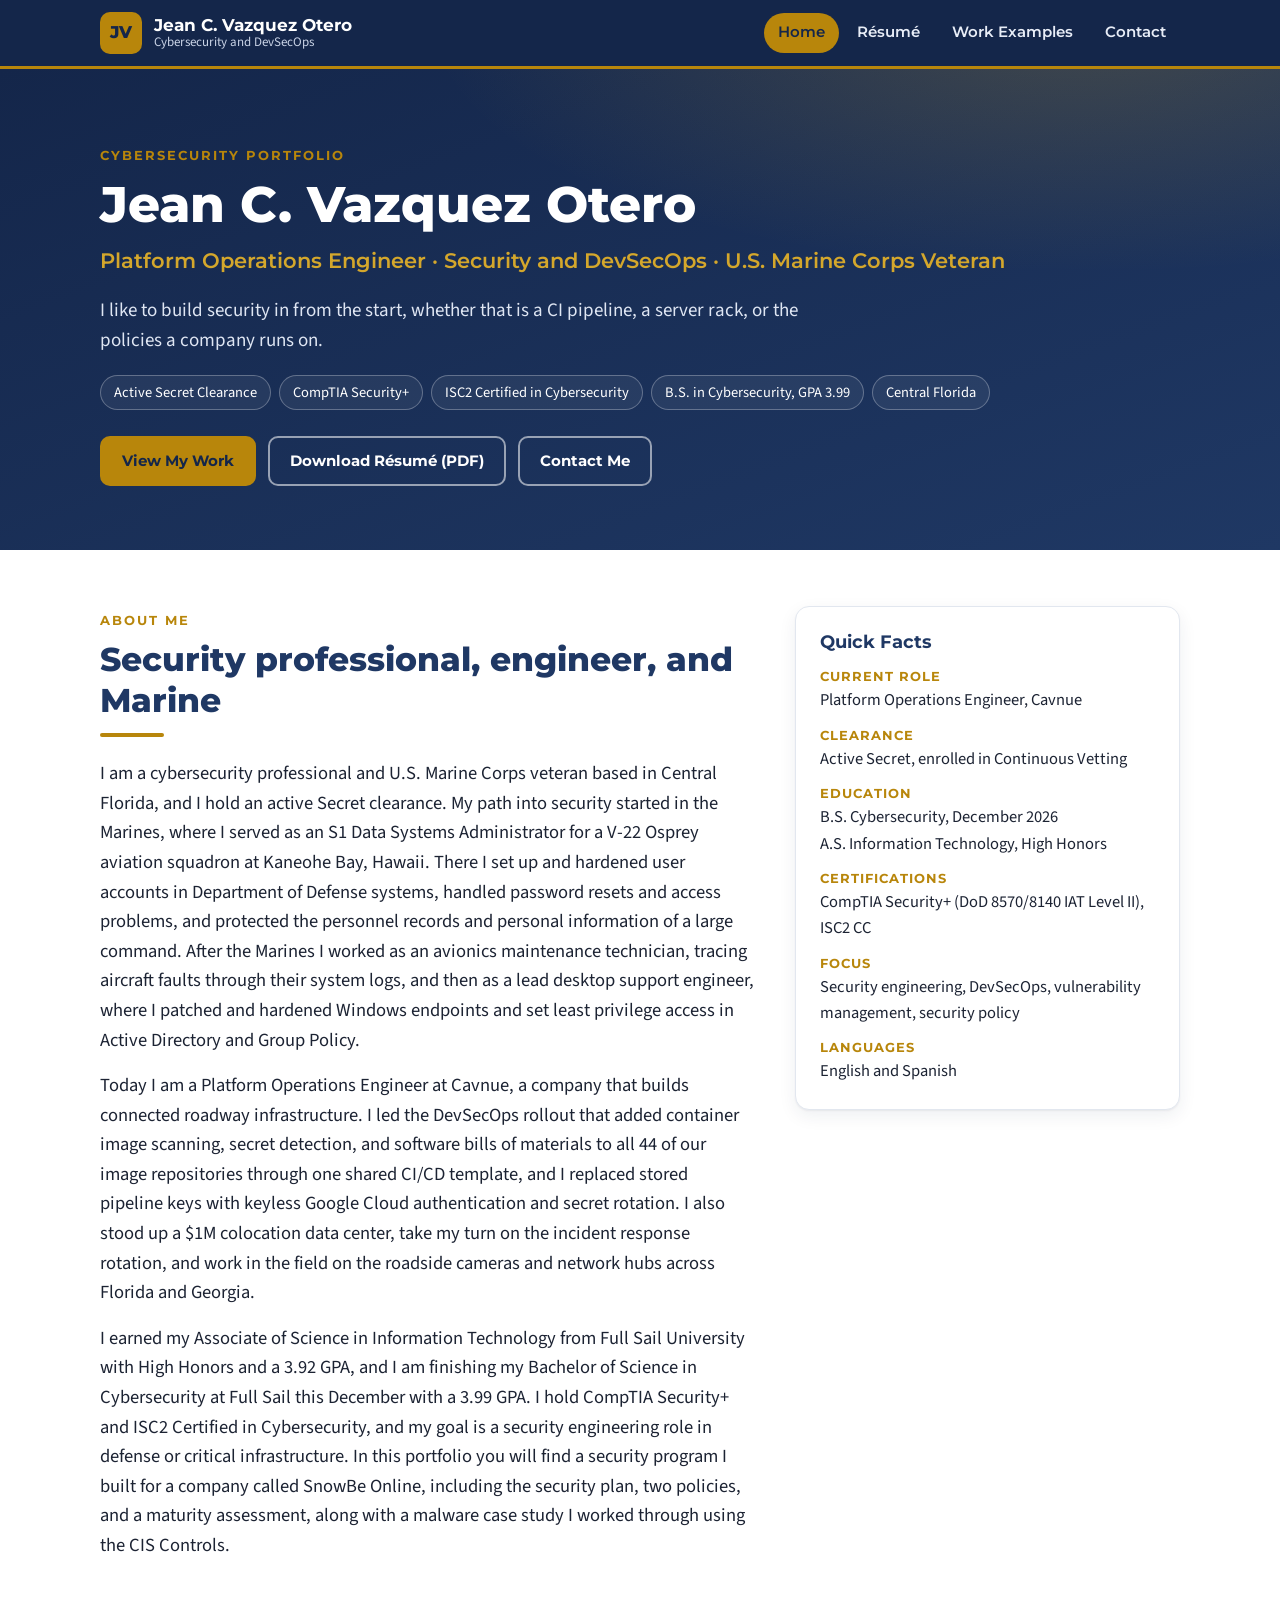
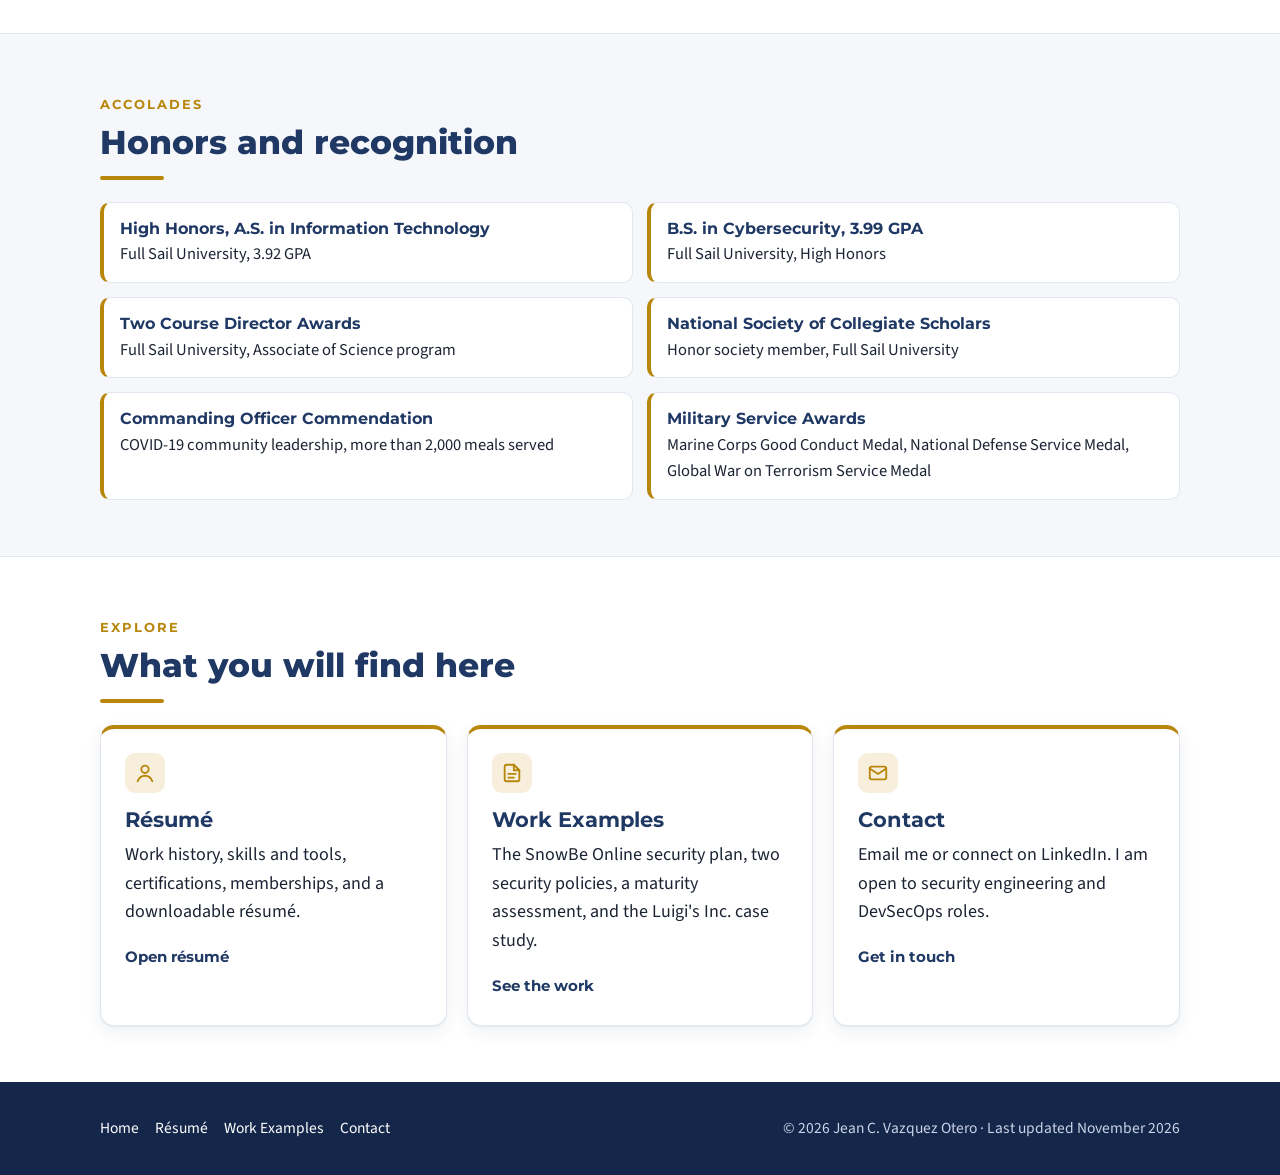
<file: index.html>
<!doctype html>
<html lang="en">
<head>
<meta charset="utf-8">
<meta name="viewport" content="width=device-width, initial-scale=1">
<title>Jean C. Vazquez Otero | Cybersecurity and DevSecOps Portfolio</title>
<meta name="description" content="Cybersecurity portfolio of Jean C. Vazquez Otero, a Platform Operations Engineer and U.S. Marine Corps veteran in Central Florida with an active Secret clearance, Security+, and a B.S. in Cybersecurity.">
<meta name="keywords" content="cybersecurity portfolio, security engineer, DevSecOps, platform operations engineer, NIST 800-53, PCI DSS, CIS Controls, CMMC, vulnerability management, security policy, security plan, Secret clearance, Marine Corps veteran, Orlando, Central Florida, Space Coast">
<meta name="author" content="Jean C. Vazquez Otero">
<link rel="canonical" href="https://jeanki27.github.io/">
<meta property="og:type" content="website">
<meta property="og:title" content="Jean C. Vazquez Otero | Cybersecurity and DevSecOps Portfolio">
<meta property="og:description" content="Cybersecurity portfolio of Jean C. Vazquez Otero, a Platform Operations Engineer and U.S. Marine Corps veteran in Central Florida with an active Secret clearance, Security+, and a B.S. in Cybersecurity.">
<meta property="og:url" content="https://jeanki27.github.io/">
<meta name="theme-color" content="#14264a">
<link rel="icon" href="assets/favicon.svg" type="image/svg+xml">
<link rel="preconnect" href="https://fonts.googleapis.com">
<link rel="preconnect" href="https://fonts.gstatic.com" crossorigin>
<link href="https://fonts.googleapis.com/css2?family=Montserrat:wght@600;700;800&family=Source+Sans+3:wght@400;600;700&display=swap" rel="stylesheet">
<link rel="stylesheet" href="assets/style.css">
<script type="application/ld+json">{"@context": "https://schema.org", "@type": "Person", "name": "Jean C. Vazquez Otero", "jobTitle": "Platform Operations Engineer", "description": "Cybersecurity professional, DevSecOps practitioner, and U.S. Marine Corps veteran in Central Florida with an active Secret clearance.", "url": "https://jeanki27.github.io/", "email": "mailto:jean.c.vazquezotero@gmail.com", "address": {"@type": "PostalAddress", "addressRegion": "FL", "addressCountry": "US", "addressLocality": "Orlando area"}, "alumniOf": {"@type": "CollegeOrUniversity", "name": "Full Sail University"}, "hasCredential": ["CompTIA Security+", "ISC2 Certified in Cybersecurity"], "knowsAbout": ["Cybersecurity", "DevSecOps", "NIST SP 800-53", "PCI DSS", "CIS Controls", "CMMC", "Vulnerability management", "Security policy", "Terraform", "Kubernetes", "Google Cloud"], "sameAs": ["https://www.linkedin.com/in/jcvazquezotero", "https://github.com/Jeanki27"]}</script>
</head>
<body>
<a class="skip" href="#main">Skip to content</a>
<header class="site-header">
  <div class="nav-wrap">
    <a class="brand" href="index.html" aria-label="Home">
      <span class="mono">JV</span>
      <span class="brand-name">Jean C. Vazquez Otero<span class="brand-role">Cybersecurity and DevSecOps</span></span>
    </a>
    <nav class="site-nav" aria-label="Main">
      <ul><li><a href="index.html" aria-current="page">Home</a></li><li><a href="resume.html">Résumé</a></li><li><a href="work.html">Work Examples</a></li><li><a href="contact.html">Contact</a></li></ul>
    </nav>
  </div>
</header>
<main id="main">

<section class="hero">
  <div class="wrap">
    <span class="eyebrow">Cybersecurity Portfolio</span>
    <h1>Jean C. Vazquez Otero</h1>
    <div class="title-line">Platform Operations Engineer &middot; Security and DevSecOps &middot; U.S. Marine Corps Veteran</div>
    <p>I like to build security in from the start, whether that is a CI pipeline, a server rack, or the policies a company runs on.</p>
    <ul class="badges">
      <li>Active Secret Clearance</li>
      <li>CompTIA Security+</li>
      <li>ISC2 Certified in Cybersecurity</li>
      <li>B.S. in Cybersecurity, GPA 3.99</li>
      <li>Central Florida</li>
    </ul>
    <div class="btns">
      <a class="btn primary" href="work.html">View My Work</a>
      <a class="btn ghost" href="docs/JCVazquezOtero_Resume.pdf" target="_blank" rel="noopener">Download R&eacute;sum&eacute; (PDF)</a>
      <a class="btn ghost" href="contact.html">Contact Me</a>
    </div>
  </div>
</section>

<section id="about">
  <div class="wrap about-grid">
    <div class="about-text">
      <span class="eyebrow">About Me</span>
      <h2>Security professional, engineer, and Marine</h2>
      <div class="rule"></div>
      <p>I am a cybersecurity professional and U.S. Marine Corps veteran based in Central Florida, and I hold an active Secret clearance. My path into security started in the Marines, where I served as an S1 Data Systems Administrator for a V-22 Osprey aviation squadron at Kaneohe Bay, Hawaii. There I set up and hardened user accounts in Department of Defense systems, handled password resets and access problems, and protected the personnel records and personal information of a large command. After the Marines I worked as an avionics maintenance technician, tracing aircraft faults through their system logs, and then as a lead desktop support engineer, where I patched and hardened Windows endpoints and set least privilege access in Active Directory and Group Policy.</p>
      <p>Today I am a Platform Operations Engineer at Cavnue, a company that builds connected roadway infrastructure. I led the DevSecOps rollout that added container image scanning, secret detection, and software bills of materials to all 44 of our image repositories through one shared CI/CD template, and I replaced stored pipeline keys with keyless Google Cloud authentication and secret rotation. I also stood up a $1M colocation data center, take my turn on the incident response rotation, and work in the field on the roadside cameras and network hubs across Florida and Georgia.</p>
      <p>I earned my Associate of Science in Information Technology from Full Sail University with High Honors and a 3.92 GPA, and I am finishing my Bachelor of Science in Cybersecurity at Full Sail this December with a 3.99 GPA. I hold CompTIA Security+ and ISC2 Certified in Cybersecurity, and my goal is a security engineering role in defense or critical infrastructure. In this portfolio you will find a security program I built for a company called SnowBe Online, including the security plan, two policies, and a maturity assessment, along with a malware case study I worked through using the CIS Controls.</p>
    </div>
    <aside class="facts" aria-label="Quick facts">
      <h3>Quick Facts</h3>
      <dl>
        <div><dt>Current role</dt><dd>Platform Operations Engineer, Cavnue</dd></div>
        <div><dt>Clearance</dt><dd>Active Secret, enrolled in Continuous Vetting</dd></div>
        <div><dt>Education</dt><dd>B.S. Cybersecurity, December 2026<br>A.S. Information Technology, High Honors</dd></div>
        <div><dt>Certifications</dt><dd>CompTIA Security+ (DoD 8570/8140 IAT Level II), ISC2 CC</dd></div>
        <div><dt>Focus</dt><dd>Security engineering, DevSecOps, vulnerability management, security policy</dd></div>
        <div><dt>Languages</dt><dd>English and Spanish</dd></div>
      </dl>
    </aside>
  </div>
</section>

<section class="alt" id="accolades">
  <div class="wrap">
    <span class="eyebrow">Accolades</span>
    <h2>Honors and recognition</h2>
    <div class="rule"></div>
    <ul class="accolades">
      <li><strong>High Honors, A.S. in Information Technology</strong>Full Sail University, 3.92 GPA</li>
      <li><strong>B.S. in Cybersecurity, 3.99 GPA</strong>Full Sail University, High Honors</li>
      <li><strong>Two Course Director Awards</strong>Full Sail University, Associate of Science program</li>
      <li><strong>National Society of Collegiate Scholars</strong>Honor society member, Full Sail University</li>
      <li><strong>Commanding Officer Commendation</strong>COVID-19 community leadership, more than 2,000 meals served</li>
      <li><strong>Military Service Awards</strong>Marine Corps Good Conduct Medal, National Defense Service Medal, Global War on Terrorism Service Medal</li>
    </ul>
  </div>
</section>

<section id="explore">
  <div class="wrap">
    <span class="eyebrow">Explore</span>
    <h2>What you will find here</h2>
    <div class="rule"></div>
    <div class="grid three">
      <a class="card link-card" href="resume.html">
        <div class="icon"><svg viewBox="0 0 24 24" fill="none" stroke="currentColor" stroke-width="2" stroke-linecap="round" stroke-linejoin="round" aria-hidden="true"><circle cx="12" cy="8" r="4"/><path d="M4 21c1.5-4 4.5-6 8-6s6.5 2 8 6"/></svg></div>
        <h3>R&eacute;sum&eacute;</h3>
        <p>Work history, skills and tools, certifications, memberships, and a downloadable r&eacute;sum&eacute;.</p>
        <span class="go">Open r&eacute;sum&eacute;</span>
      </a>
      <a class="card link-card" href="work.html">
        <div class="icon"><svg viewBox="0 0 24 24" fill="none" stroke="currentColor" stroke-width="2" stroke-linecap="round" stroke-linejoin="round" aria-hidden="true"><path d="M14 3H6a2 2 0 0 0-2 2v14a2 2 0 0 0 2 2h12a2 2 0 0 0 2-2V9z"/><path d="M14 3v6h6M8 13h8M8 17h6"/></svg></div>
        <h3>Work Examples</h3>
        <p>The SnowBe Online security plan, two security policies, a maturity assessment, and the Luigi's Inc. case study.</p>
        <span class="go">See the work</span>
      </a>
      <a class="card link-card" href="contact.html">
        <div class="icon"><svg viewBox="0 0 24 24" fill="none" stroke="currentColor" stroke-width="2" stroke-linecap="round" stroke-linejoin="round" aria-hidden="true"><rect x="3" y="5" width="18" height="14" rx="2"/><path d="M3 7l9 6 9-6"/></svg></div>
        <h3>Contact</h3>
        <p>Email me or connect on LinkedIn. I am open to security engineering and DevSecOps roles.</p>
        <span class="go">Get in touch</span>
      </a>
    </div>
  </div>
</section>

</main>
<footer class="site-footer">
  <div class="wrap">
    <div><a href="index.html">Home</a><a href="resume.html">Résumé</a><a href="work.html">Work Examples</a><a href="contact.html">Contact</a></div>
    <div>&copy; 2026 Jean C. Vazquez Otero &middot; Last updated November 2026</div>
  </div>
</footer>
</body>
</html>
</file>
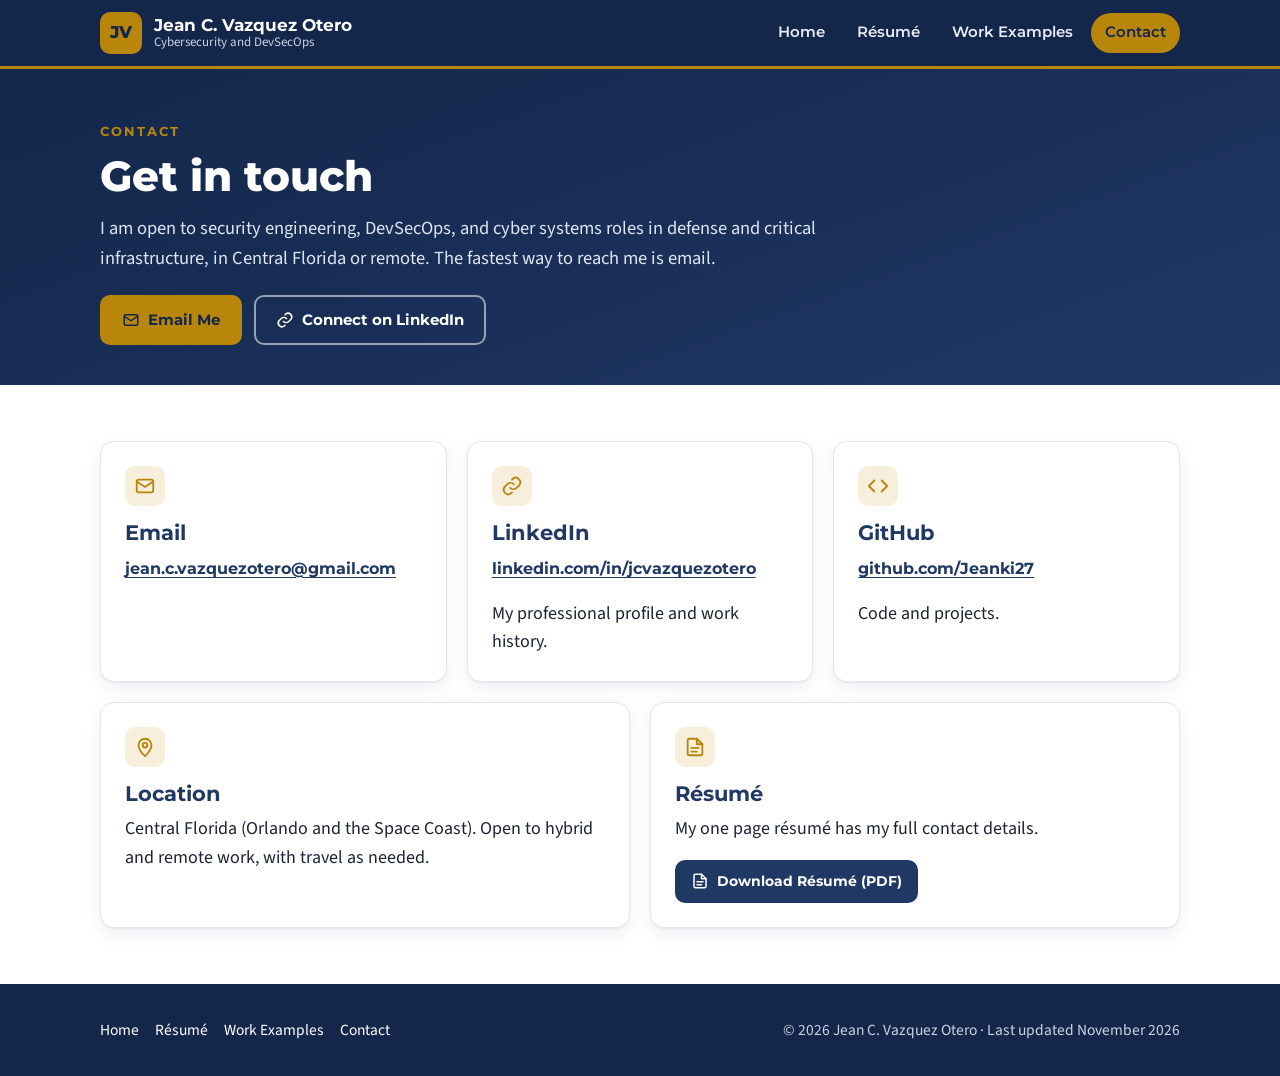
<file: contact.html>
<!doctype html>
<html lang="en">
<head>
<meta charset="utf-8">
<meta name="viewport" content="width=device-width, initial-scale=1">
<title>Contact | Jean C. Vazquez Otero</title>
<meta name="description" content="Contact Jean C. Vazquez Otero by email or LinkedIn about security engineering and DevSecOps roles in Central Florida or remote.">
<meta name="keywords" content="cybersecurity portfolio, security engineer, DevSecOps, platform operations engineer, NIST 800-53, PCI DSS, CIS Controls, CMMC, vulnerability management, security policy, security plan, Secret clearance, Marine Corps veteran, Orlando, Central Florida, Space Coast">
<meta name="author" content="Jean C. Vazquez Otero">
<link rel="canonical" href="https://jeanki27.github.io/contact.html">
<meta property="og:type" content="website">
<meta property="og:title" content="Contact | Jean C. Vazquez Otero">
<meta property="og:description" content="Contact Jean C. Vazquez Otero by email or LinkedIn about security engineering and DevSecOps roles in Central Florida or remote.">
<meta property="og:url" content="https://jeanki27.github.io/contact.html">
<meta name="theme-color" content="#14264a">
<link rel="icon" href="assets/favicon.svg" type="image/svg+xml">
<link rel="preconnect" href="https://fonts.googleapis.com">
<link rel="preconnect" href="https://fonts.gstatic.com" crossorigin>
<link href="https://fonts.googleapis.com/css2?family=Montserrat:wght@600;700;800&family=Source+Sans+3:wght@400;600;700&display=swap" rel="stylesheet">
<link rel="stylesheet" href="assets/style.css">

</head>
<body>
<a class="skip" href="#main">Skip to content</a>
<header class="site-header">
  <div class="nav-wrap">
    <a class="brand" href="index.html" aria-label="Home">
      <span class="mono">JV</span>
      <span class="brand-name">Jean C. Vazquez Otero<span class="brand-role">Cybersecurity and DevSecOps</span></span>
    </a>
    <nav class="site-nav" aria-label="Main">
      <ul><li><a href="index.html">Home</a></li><li><a href="resume.html">Résumé</a></li><li><a href="work.html">Work Examples</a></li><li><a href="contact.html" aria-current="page">Contact</a></li></ul>
    </nav>
  </div>
</header>
<main id="main">

<section class="page-head">
  <div class="wrap">
    <span class="eyebrow">Contact</span>
    <h1>Get in touch</h1>
    <p>I am open to security engineering, DevSecOps, and cyber systems roles in defense and critical infrastructure, in Central Florida or remote. The fastest way to reach me is email.</p>
    <div class="btns"><a class="btn primary" href="mailto:jean.c.vazquezotero@gmail.com?subject=Contact%20from%20your%20portfolio"><svg viewBox="0 0 24 24" fill="none" stroke="currentColor" stroke-width="2" stroke-linecap="round" stroke-linejoin="round" aria-hidden="true"><rect x="3" y="5" width="18" height="14" rx="2"/><path d="M3 7l9 6 9-6"/></svg>Email Me</a><a class="btn ghost" href="https://www.linkedin.com/in/jcvazquezotero" target="_blank" rel="noopener"><svg viewBox="0 0 24 24" fill="none" stroke="currentColor" stroke-width="2" stroke-linecap="round" stroke-linejoin="round" aria-hidden="true"><path d="M10 14a5 5 0 0 0 7 0l3-3a5 5 0 0 0-7-7l-1 1"/><path d="M14 10a5 5 0 0 0-7 0l-3 3a5 5 0 0 0 7 7l1-1"/></svg>Connect on LinkedIn</a></div>
  </div>
</section>
<section>
  <div class="wrap">
    <div class="contact-grid">
      <div class="card contact-card"><div class="icon"><svg viewBox="0 0 24 24" fill="none" stroke="currentColor" stroke-width="2" stroke-linecap="round" stroke-linejoin="round" aria-hidden="true"><rect x="3" y="5" width="18" height="14" rx="2"/><path d="M3 7l9 6 9-6"/></svg></div><h3>Email</h3><p><a class="value" href="mailto:jean.c.vazquezotero@gmail.com">jean.c.vazquezotero@gmail.com</a></p></div>
      <div class="card contact-card"><div class="icon"><svg viewBox="0 0 24 24" fill="none" stroke="currentColor" stroke-width="2" stroke-linecap="round" stroke-linejoin="round" aria-hidden="true"><path d="M10 14a5 5 0 0 0 7 0l3-3a5 5 0 0 0-7-7l-1 1"/><path d="M14 10a5 5 0 0 0-7 0l-3 3a5 5 0 0 0 7 7l1-1"/></svg></div><h3>LinkedIn</h3><p><a class="value" href="https://www.linkedin.com/in/jcvazquezotero" target="_blank" rel="noopener">linkedin.com/in/jcvazquezotero</a></p><p>My professional profile and work history.</p></div>
      <div class="card contact-card"><div class="icon"><svg viewBox="0 0 24 24" fill="none" stroke="currentColor" stroke-width="2" stroke-linecap="round" stroke-linejoin="round" aria-hidden="true"><path d="M8 6l-6 6 6 6M16 6l6 6-6 6"/></svg></div><h3>GitHub</h3><p><a class="value" href="https://github.com/Jeanki27" target="_blank" rel="noopener">github.com/Jeanki27</a></p><p>Code and projects.</p></div>
    </div>
    <div class="grid two" style="margin-top:20px">
      <div class="card"><div class="icon"><svg viewBox="0 0 24 24" fill="none" stroke="currentColor" stroke-width="2" stroke-linecap="round" stroke-linejoin="round" aria-hidden="true"><path d="M12 22s7-6.5 7-12a7 7 0 0 0-14 0c0 5.5 7 12 7 12z"/><circle cx="12" cy="10" r="2.5"/></svg></div><h3>Location</h3><p>Central Florida (Orlando and the Space Coast). Open to hybrid and remote work, with travel as needed.</p></div>
      <div class="card"><div class="icon"><svg viewBox="0 0 24 24" fill="none" stroke="currentColor" stroke-width="2" stroke-linecap="round" stroke-linejoin="round" aria-hidden="true"><path d="M14 3H6a2 2 0 0 0-2 2v14a2 2 0 0 0 2 2h12a2 2 0 0 0 2-2V9z"/><path d="M14 3v6h6M8 13h8M8 17h6"/></svg></div><h3>R&eacute;sum&eacute;</h3><p>My one page r&eacute;sum&eacute; has my full contact details.</p><div class="btns"><a class="btn navy small" href="docs/JCVazquezOtero_Resume.pdf" target="_blank" rel="noopener"><svg viewBox="0 0 24 24" fill="none" stroke="currentColor" stroke-width="2" stroke-linecap="round" stroke-linejoin="round" aria-hidden="true"><path d="M14 3H6a2 2 0 0 0-2 2v14a2 2 0 0 0 2 2h12a2 2 0 0 0 2-2V9z"/><path d="M14 3v6h6M8 13h8M8 17h6"/></svg>Download R&eacute;sum&eacute; (PDF)</a></div></div>
    </div>
  </div>
</section>

</main>
<footer class="site-footer">
  <div class="wrap">
    <div><a href="index.html">Home</a><a href="resume.html">Résumé</a><a href="work.html">Work Examples</a><a href="contact.html">Contact</a></div>
    <div>&copy; 2026 Jean C. Vazquez Otero &middot; Last updated November 2026</div>
  </div>
</footer>
</body>
</html>
</file>
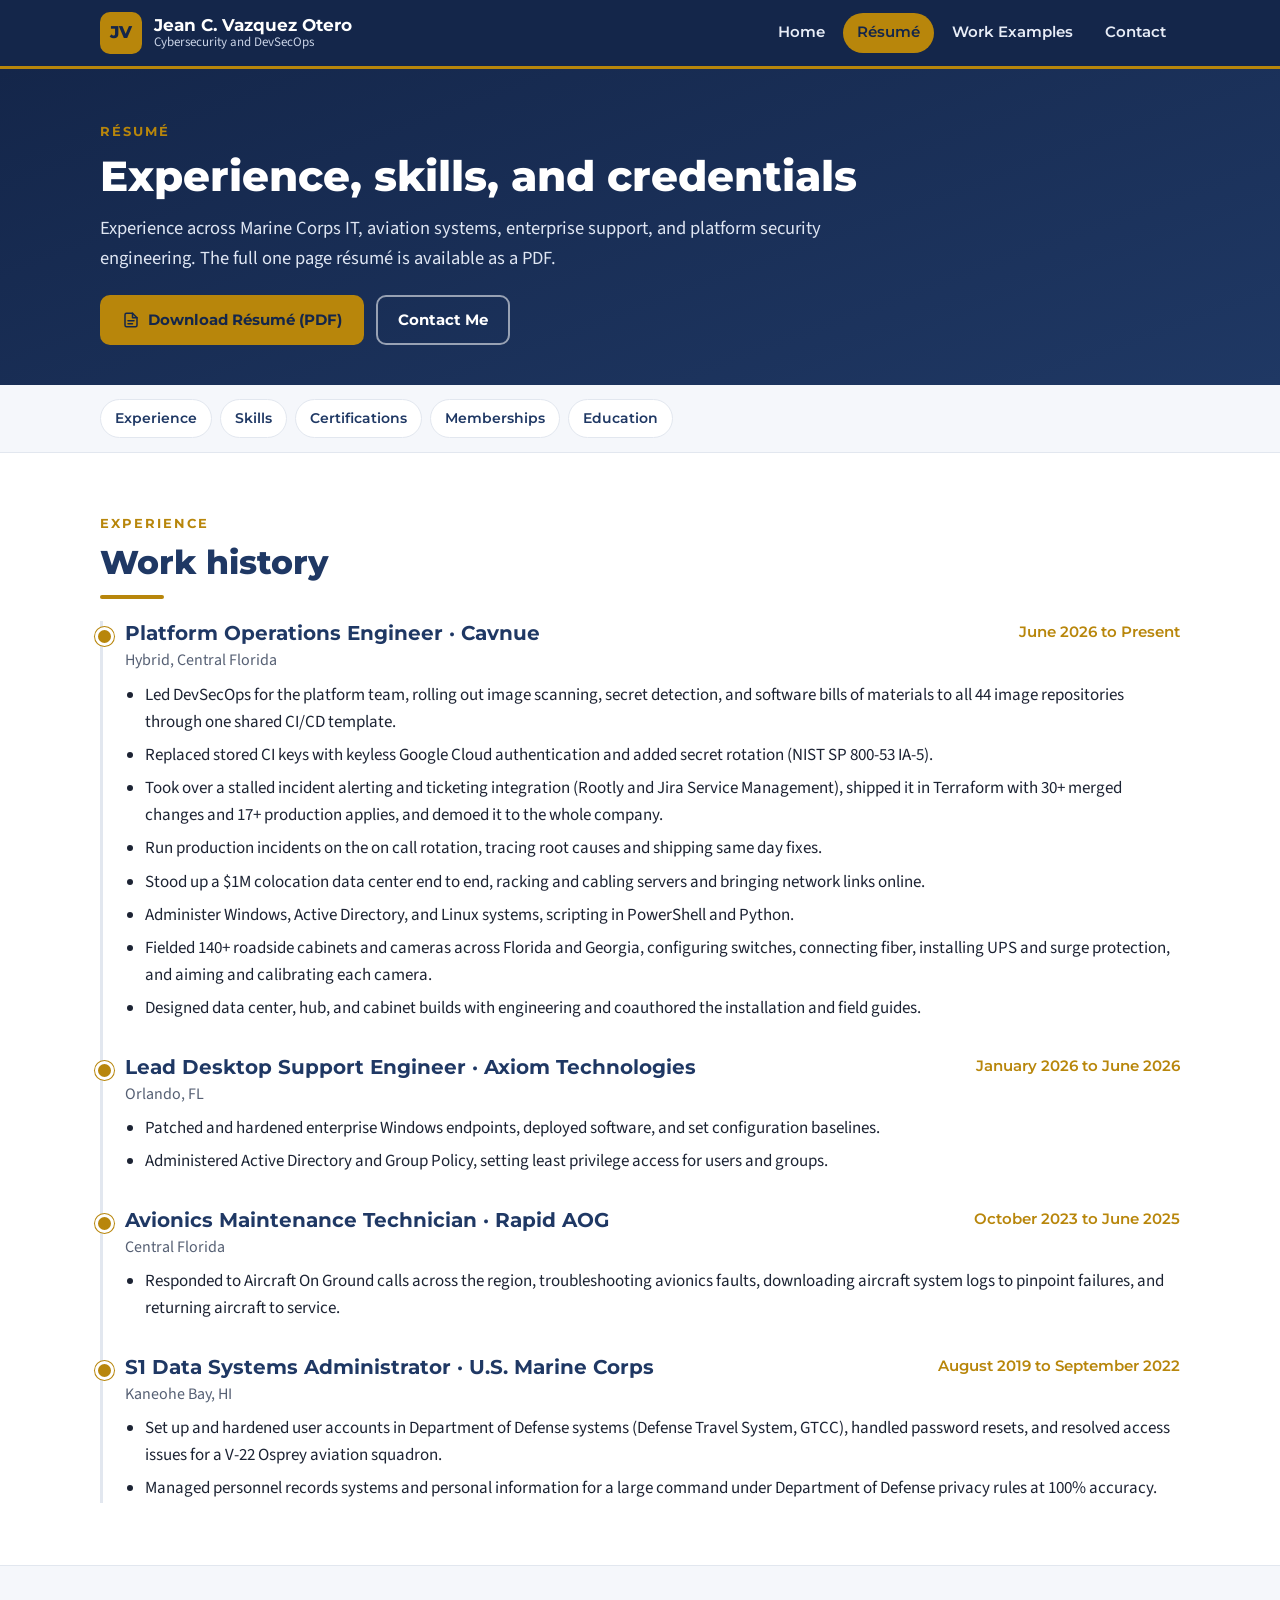
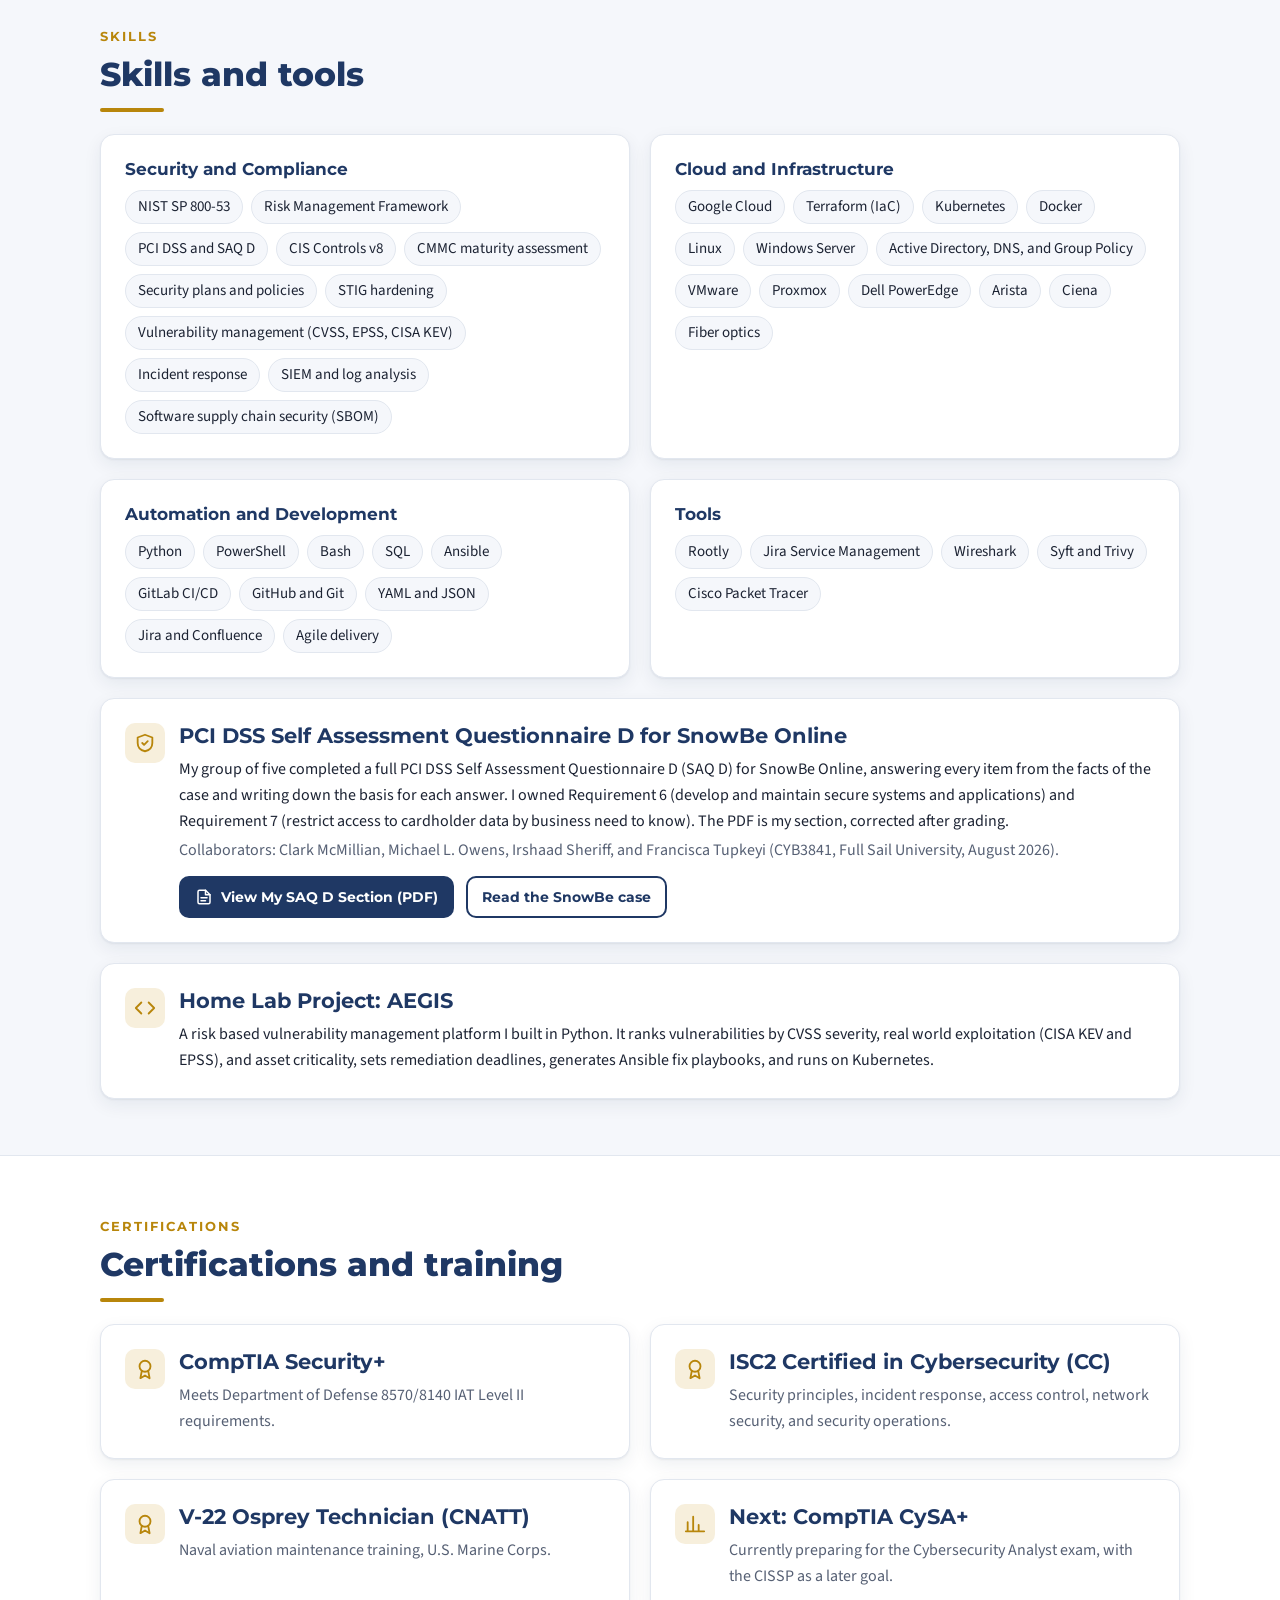
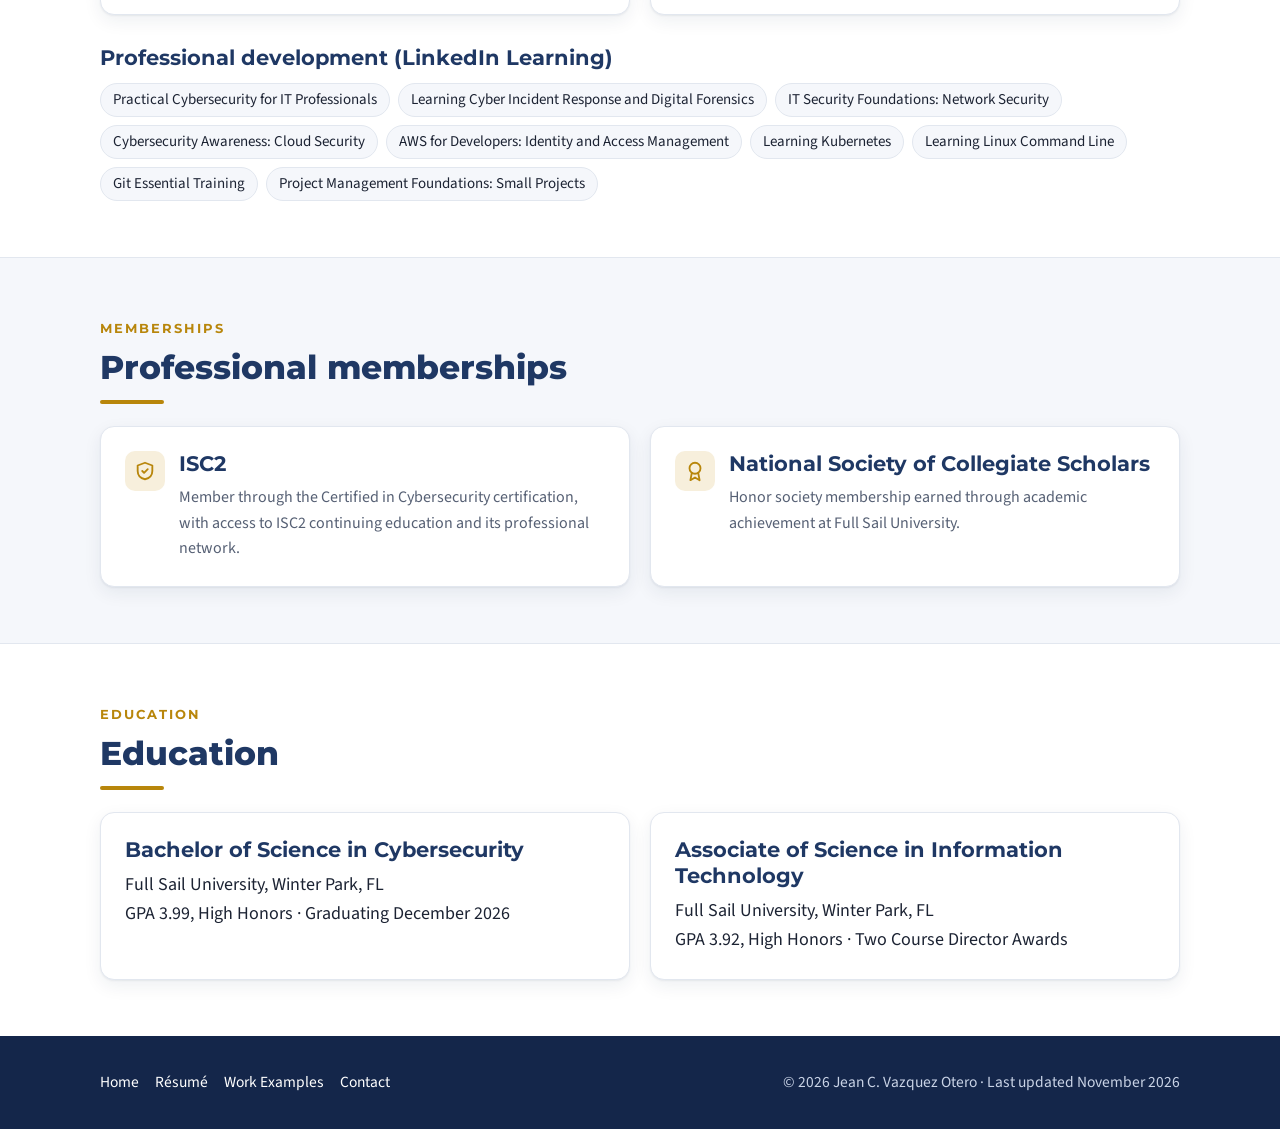
<file: resume.html>
<!doctype html>
<html lang="en">
<head>
<meta charset="utf-8">
<meta name="viewport" content="width=device-width, initial-scale=1">
<title>Résumé | Jean C. Vazquez Otero</title>
<meta name="description" content="Work history, skills, certifications, and memberships of Jean C. Vazquez Otero: DevSecOps, NIST SP 800-53, PCI DSS, Google Cloud, Terraform, Kubernetes, and security operations.">
<meta name="keywords" content="cybersecurity portfolio, security engineer, DevSecOps, platform operations engineer, NIST 800-53, PCI DSS, CIS Controls, CMMC, vulnerability management, security policy, security plan, Secret clearance, Marine Corps veteran, Orlando, Central Florida, Space Coast">
<meta name="author" content="Jean C. Vazquez Otero">
<link rel="canonical" href="https://jeanki27.github.io/resume.html">
<meta property="og:type" content="website">
<meta property="og:title" content="Résumé | Jean C. Vazquez Otero">
<meta property="og:description" content="Work history, skills, certifications, and memberships of Jean C. Vazquez Otero: DevSecOps, NIST SP 800-53, PCI DSS, Google Cloud, Terraform, Kubernetes, and security operations.">
<meta property="og:url" content="https://jeanki27.github.io/resume.html">
<meta name="theme-color" content="#14264a">
<link rel="icon" href="assets/favicon.svg" type="image/svg+xml">
<link rel="preconnect" href="https://fonts.googleapis.com">
<link rel="preconnect" href="https://fonts.gstatic.com" crossorigin>
<link href="https://fonts.googleapis.com/css2?family=Montserrat:wght@600;700;800&family=Source+Sans+3:wght@400;600;700&display=swap" rel="stylesheet">
<link rel="stylesheet" href="assets/style.css">

</head>
<body>
<a class="skip" href="#main">Skip to content</a>
<header class="site-header">
  <div class="nav-wrap">
    <a class="brand" href="index.html" aria-label="Home">
      <span class="mono">JV</span>
      <span class="brand-name">Jean C. Vazquez Otero<span class="brand-role">Cybersecurity and DevSecOps</span></span>
    </a>
    <nav class="site-nav" aria-label="Main">
      <ul><li><a href="index.html">Home</a></li><li><a href="resume.html" aria-current="page">Résumé</a></li><li><a href="work.html">Work Examples</a></li><li><a href="contact.html">Contact</a></li></ul>
    </nav>
  </div>
</header>
<main id="main">

<section class="page-head">
  <div class="wrap">
    <span class="eyebrow">R&eacute;sum&eacute;</span>
    <h1>Experience, skills, and credentials</h1>
    <p>Experience across Marine Corps IT, aviation systems, enterprise support, and platform security engineering. The full one page r&eacute;sum&eacute; is available as a PDF.</p>
    <div class="btns"><a class="btn primary" href="docs/JCVazquezOtero_Resume.pdf" target="_blank" rel="noopener"><svg viewBox="0 0 24 24" fill="none" stroke="currentColor" stroke-width="2" stroke-linecap="round" stroke-linejoin="round" aria-hidden="true"><path d="M14 3H6a2 2 0 0 0-2 2v14a2 2 0 0 0 2 2h12a2 2 0 0 0 2-2V9z"/><path d="M14 3v6h6M8 13h8M8 17h6"/></svg>Download R&eacute;sum&eacute; (PDF)</a><a class="btn ghost" href="contact.html">Contact Me</a></div>
  </div>
</section>
<div class="toc-bar"><div class="wrap"><ul class="toc">
  <li><a href="#experience">Experience</a></li><li><a href="#skills">Skills</a></li><li><a href="#certifications">Certifications</a></li>
  <li><a href="#memberships">Memberships</a></li><li><a href="#education">Education</a></li>
</ul></div></div>

<section id="experience">
  <div class="wrap">
    <span class="eyebrow">Experience</span>
    <h2>Work history</h2>
    <div class="rule"></div>
    <article class="job"><div class="job-head"><h3>Platform Operations Engineer &middot; Cavnue</h3><span class="when">June 2026 to Present</span></div><div class="where">Hybrid, Central Florida</div><ul><li>Led DevSecOps for the platform team, rolling out image scanning, secret detection, and software bills of materials to all 44 image repositories through one shared CI/CD template.</li><li>Replaced stored CI keys with keyless Google Cloud authentication and added secret rotation (NIST SP 800-53 IA-5).</li><li>Took over a stalled incident alerting and ticketing integration (Rootly and Jira Service Management), shipped it in Terraform with 30+ merged changes and 17+ production applies, and demoed it to the whole company.</li><li>Run production incidents on the on call rotation, tracing root causes and shipping same day fixes.</li><li>Stood up a $1M colocation data center end to end, racking and cabling servers and bringing network links online.</li><li>Administer Windows, Active Directory, and Linux systems, scripting in PowerShell and Python.</li><li>Fielded 140+ roadside cabinets and cameras across Florida and Georgia, configuring switches, connecting fiber, installing UPS and surge protection, and aiming and calibrating each camera.</li><li>Designed data center, hub, and cabinet builds with engineering and coauthored the installation and field guides.</li></ul></article><article class="job"><div class="job-head"><h3>Lead Desktop Support Engineer &middot; Axiom Technologies</h3><span class="when">January 2026 to June 2026</span></div><div class="where">Orlando, FL</div><ul><li>Patched and hardened enterprise Windows endpoints, deployed software, and set configuration baselines.</li><li>Administered Active Directory and Group Policy, setting least privilege access for users and groups.</li></ul></article><article class="job"><div class="job-head"><h3>Avionics Maintenance Technician &middot; Rapid AOG</h3><span class="when">October 2023 to June 2025</span></div><div class="where">Central Florida</div><ul><li>Responded to Aircraft On Ground calls across the region, troubleshooting avionics faults, downloading aircraft system logs to pinpoint failures, and returning aircraft to service.</li></ul></article><article class="job"><div class="job-head"><h3>S1 Data Systems Administrator &middot; U.S. Marine Corps</h3><span class="when">August 2019 to September 2022</span></div><div class="where">Kaneohe Bay, HI</div><ul><li>Set up and hardened user accounts in Department of Defense systems (Defense Travel System, GTCC), handled password resets, and resolved access issues for a V-22 Osprey aviation squadron.</li><li>Managed personnel records systems and personal information for a large command under Department of Defense privacy rules at 100% accuracy.</li></ul></article>
  </div>
</section>

<section class="alt" id="skills">
  <div class="wrap">
    <span class="eyebrow">Skills</span>
    <h2>Skills and tools</h2>
    <div class="rule"></div>
    <div class="grid two">
      <div class="card skill-group"><h4>Security and Compliance</h4><ul class="chips"><li>NIST SP 800-53</li><li>Risk Management Framework</li><li>PCI DSS and SAQ D</li><li>CIS Controls v8</li><li>CMMC maturity assessment</li><li>Security plans and policies</li><li>STIG hardening</li><li>Vulnerability management (CVSS, EPSS, CISA KEV)</li><li>Incident response</li><li>SIEM and log analysis</li><li>Software supply chain security (SBOM)</li></ul></div><div class="card skill-group"><h4>Cloud and Infrastructure</h4><ul class="chips"><li>Google Cloud</li><li>Terraform (IaC)</li><li>Kubernetes</li><li>Docker</li><li>Linux</li><li>Windows Server</li><li>Active Directory, DNS, and Group Policy</li><li>VMware</li><li>Proxmox</li><li>Dell PowerEdge</li><li>Arista</li><li>Ciena</li><li>Fiber optics</li></ul></div><div class="card skill-group"><h4>Automation and Development</h4><ul class="chips"><li>Python</li><li>PowerShell</li><li>Bash</li><li>SQL</li><li>Ansible</li><li>GitLab CI/CD</li><li>GitHub and Git</li><li>YAML and JSON</li><li>Jira and Confluence</li><li>Agile delivery</li></ul></div><div class="card skill-group"><h4>Tools</h4><ul class="chips"><li>Rootly</li><li>Jira Service Management</li><li>Wireshark</li><li>Syft and Trivy</li><li>Cisco Packet Tracer</li></ul></div>
    </div>
    <div class="card" style="margin-top:20px">
      <div class="cert">
        <div class="icon"><svg viewBox="0 0 24 24" fill="none" stroke="currentColor" stroke-width="2" stroke-linecap="round" stroke-linejoin="round" aria-hidden="true"><path d="M12 3l8 3v6c0 5-3.5 8-8 9-4.5-1-8-4-8-9V6l8-3z"/><path d="M9 12l2 2 4-4"/></svg></div>
        <div>
          <h3>PCI DSS Self Assessment Questionnaire D for SnowBe Online</h3>
          <p style="color:var(--ink)">My group of five completed a full PCI DSS Self Assessment Questionnaire D (SAQ D) for SnowBe Online, answering every item from the facts of the case and writing down the basis for each answer. I owned Requirement 6 (develop and maintain secure systems and applications) and Requirement 7 (restrict access to cardholder data by business need to know). The PDF is my section, corrected after grading.</p>
          <p class="collab">Collaborators: Clark McMillian, Michael L. Owens, Irshaad Sheriff, and Francisca Tupkeyi (CYB3841, Full Sail University, August 2026).</p>
          <div class="btns" style="margin-top:12px"><a class="btn navy small" href="docs/SnowBe_PCI_DSS_SAQ_D_Requirements_6_and_7.pdf" target="_blank" rel="noopener"><svg viewBox="0 0 24 24" fill="none" stroke="currentColor" stroke-width="2" stroke-linecap="round" stroke-linejoin="round" aria-hidden="true"><path d="M14 3H6a2 2 0 0 0-2 2v14a2 2 0 0 0 2 2h12a2 2 0 0 0 2-2V9z"/><path d="M14 3v6h6M8 13h8M8 17h6"/></svg>View My SAQ D Section (PDF)</a><a class="btn outline small" href="docs/SnowBe_Online_Case_Study.pdf" target="_blank" rel="noopener">Read the SnowBe case</a></div>
        </div>
      </div>
    </div>
    <div class="card" style="margin-top:20px">
      <div class="cert">
        <div class="icon"><svg viewBox="0 0 24 24" fill="none" stroke="currentColor" stroke-width="2" stroke-linecap="round" stroke-linejoin="round" aria-hidden="true"><path d="M8 6l-6 6 6 6M16 6l6 6-6 6"/></svg></div>
        <div>
          <h3>Home Lab Project: AEGIS</h3>
          <p style="color:var(--ink)">A risk based vulnerability management platform I built in Python. It ranks vulnerabilities by CVSS severity, real world exploitation (CISA KEV and EPSS), and asset criticality, sets remediation deadlines, generates Ansible fix playbooks, and runs on Kubernetes.</p>
        </div>
      </div>
    </div>
  </div>
</section>

<section id="certifications">
  <div class="wrap">
    <span class="eyebrow">Certifications</span>
    <h2>Certifications and training</h2>
    <div class="rule"></div>
    <div class="grid two">
      <div class="card cert"><div class="icon"><svg viewBox="0 0 24 24" fill="none" stroke="currentColor" stroke-width="2" stroke-linecap="round" stroke-linejoin="round" aria-hidden="true"><circle cx="12" cy="9" r="6"/><path d="M8.5 14L7 22l5-3 5 3-1.5-8"/></svg></div><div><h3>CompTIA Security+</h3><p>Meets Department of Defense 8570/8140 IAT Level II requirements.</p></div></div>
      <div class="card cert"><div class="icon"><svg viewBox="0 0 24 24" fill="none" stroke="currentColor" stroke-width="2" stroke-linecap="round" stroke-linejoin="round" aria-hidden="true"><circle cx="12" cy="9" r="6"/><path d="M8.5 14L7 22l5-3 5 3-1.5-8"/></svg></div><div><h3>ISC2 Certified in Cybersecurity (CC)</h3><p>Security principles, incident response, access control, network security, and security operations.</p></div></div>
      <div class="card cert"><div class="icon"><svg viewBox="0 0 24 24" fill="none" stroke="currentColor" stroke-width="2" stroke-linecap="round" stroke-linejoin="round" aria-hidden="true"><circle cx="12" cy="9" r="6"/><path d="M8.5 14L7 22l5-3 5 3-1.5-8"/></svg></div><div><h3>V-22 Osprey Technician (CNATT)</h3><p>Naval aviation maintenance training, U.S. Marine Corps.</p></div></div>
      <div class="card cert"><div class="icon"><svg viewBox="0 0 24 24" fill="none" stroke="currentColor" stroke-width="2" stroke-linecap="round" stroke-linejoin="round" aria-hidden="true"><path d="M4 20V10M10 20V4M16 20v-7M22 20H2"/></svg></div><div><h3>Next: CompTIA CySA+</h3><p>Currently preparing for the Cybersecurity Analyst exam, with the CISSP as a later goal.</p></div></div>
    </div>
    <h3 style="margin-top:30px">Professional development (LinkedIn Learning)</h3>
    <ul class="chips">
      <li>Practical Cybersecurity for IT Professionals</li><li>Learning Cyber Incident Response and Digital Forensics</li>
      <li>IT Security Foundations: Network Security</li><li>Cybersecurity Awareness: Cloud Security</li>
      <li>AWS for Developers: Identity and Access Management</li><li>Learning Kubernetes</li>
      <li>Learning Linux Command Line</li><li>Git Essential Training</li><li>Project Management Foundations: Small Projects</li>
    </ul>
  </div>
</section>

<section class="alt" id="memberships">
  <div class="wrap">
    <span class="eyebrow">Memberships</span>
    <h2>Professional memberships</h2>
    <div class="rule"></div>
    <div class="grid two">
      <div class="card cert"><div class="icon"><svg viewBox="0 0 24 24" fill="none" stroke="currentColor" stroke-width="2" stroke-linecap="round" stroke-linejoin="round" aria-hidden="true"><path d="M12 3l8 3v6c0 5-3.5 8-8 9-4.5-1-8-4-8-9V6l8-3z"/><path d="M9 12l2 2 4-4"/></svg></div><div><h3>ISC2</h3><p>Member through the Certified in Cybersecurity certification, with access to ISC2 continuing education and its professional network.</p></div></div>
      <div class="card cert"><div class="icon"><svg viewBox="0 0 24 24" fill="none" stroke="currentColor" stroke-width="2" stroke-linecap="round" stroke-linejoin="round" aria-hidden="true"><circle cx="12" cy="9" r="6"/><path d="M8.5 14L7 22l5-3 5 3-1.5-8"/></svg></div><div><h3>National Society of Collegiate Scholars</h3><p>Honor society membership earned through academic achievement at Full Sail University.</p></div></div>
    </div>
  </div>
</section>

<section id="education">
  <div class="wrap">
    <span class="eyebrow">Education</span>
    <h2>Education</h2>
    <div class="rule"></div>
    <div class="grid two">
      <div class="card"><h3>Bachelor of Science in Cybersecurity</h3><p>Full Sail University, Winter Park, FL<br>GPA 3.99, High Honors &middot; Graduating December 2026</p></div>
      <div class="card"><h3>Associate of Science in Information Technology</h3><p>Full Sail University, Winter Park, FL<br>GPA 3.92, High Honors &middot; Two Course Director Awards</p></div>
    </div>
  </div>
</section>

</main>
<footer class="site-footer">
  <div class="wrap">
    <div><a href="index.html">Home</a><a href="resume.html">Résumé</a><a href="work.html">Work Examples</a><a href="contact.html">Contact</a></div>
    <div>&copy; 2026 Jean C. Vazquez Otero &middot; Last updated November 2026</div>
  </div>
</footer>
</body>
</html>
</file>
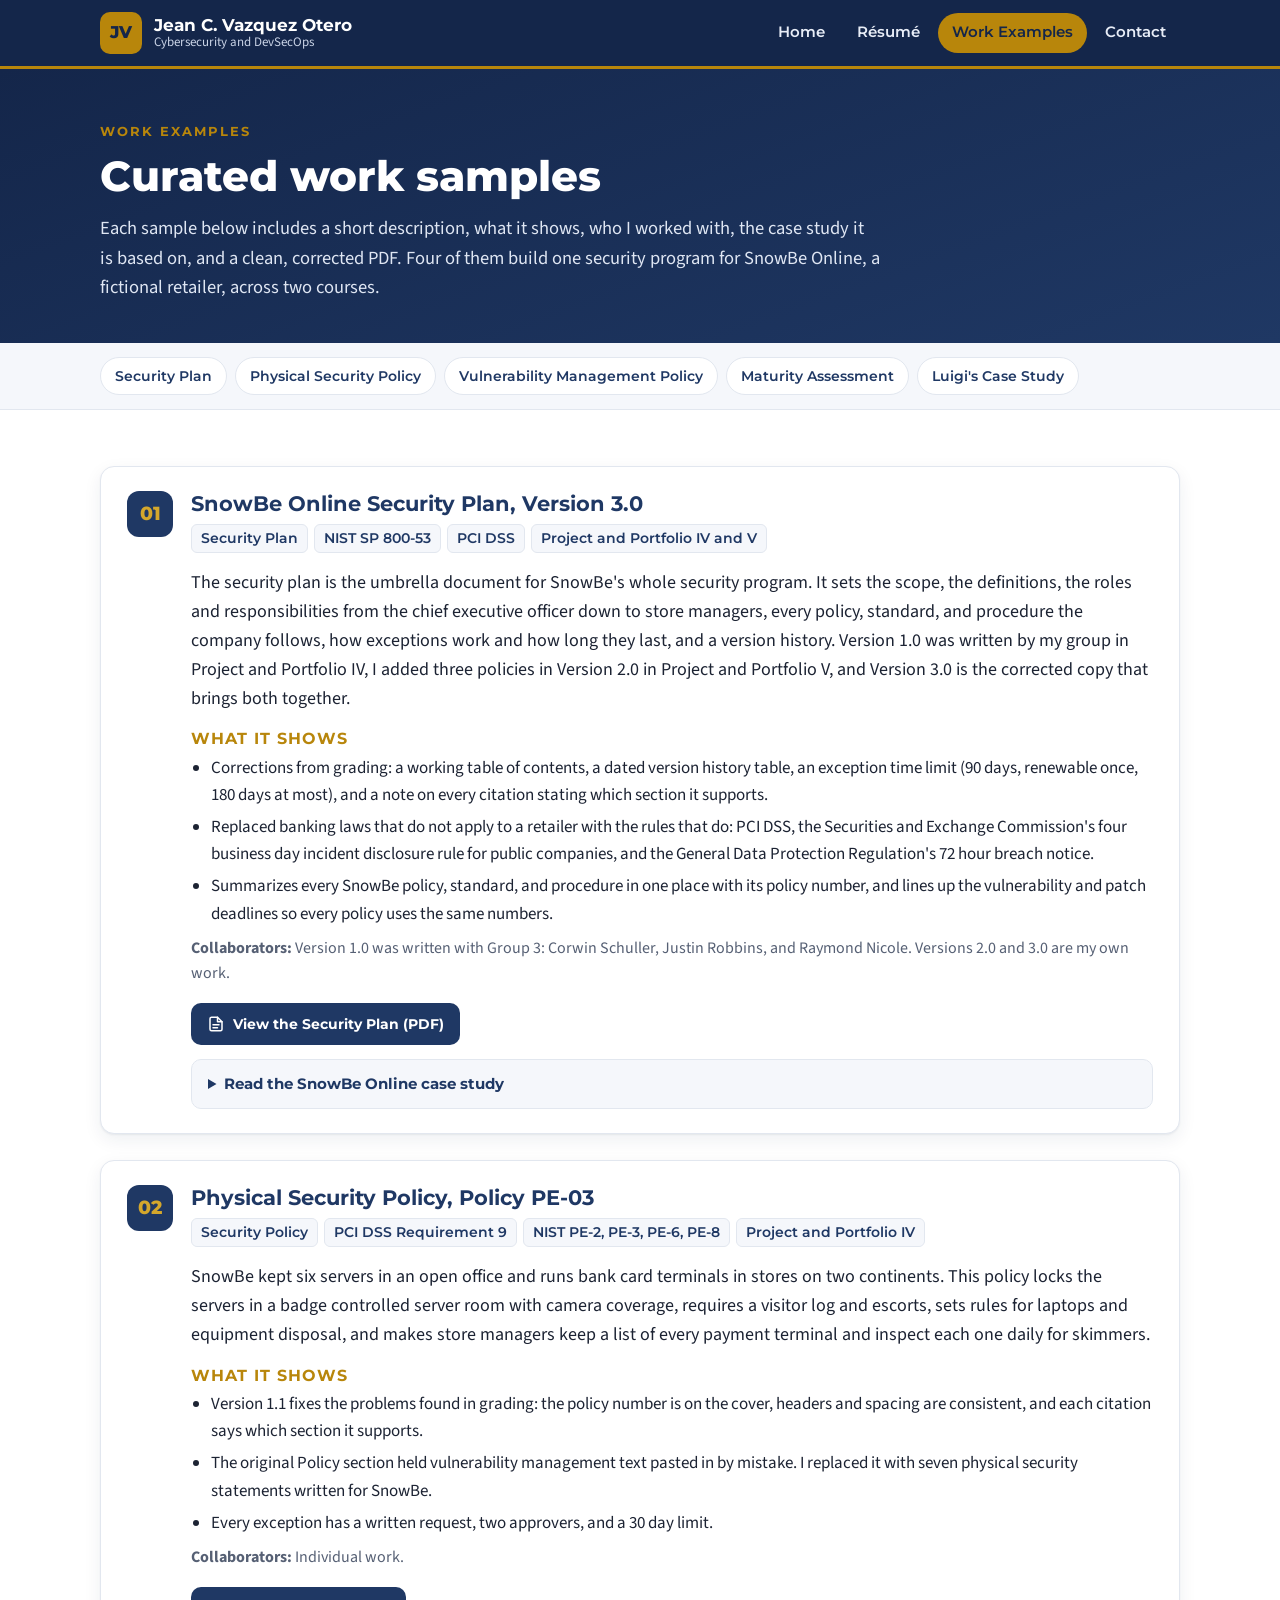
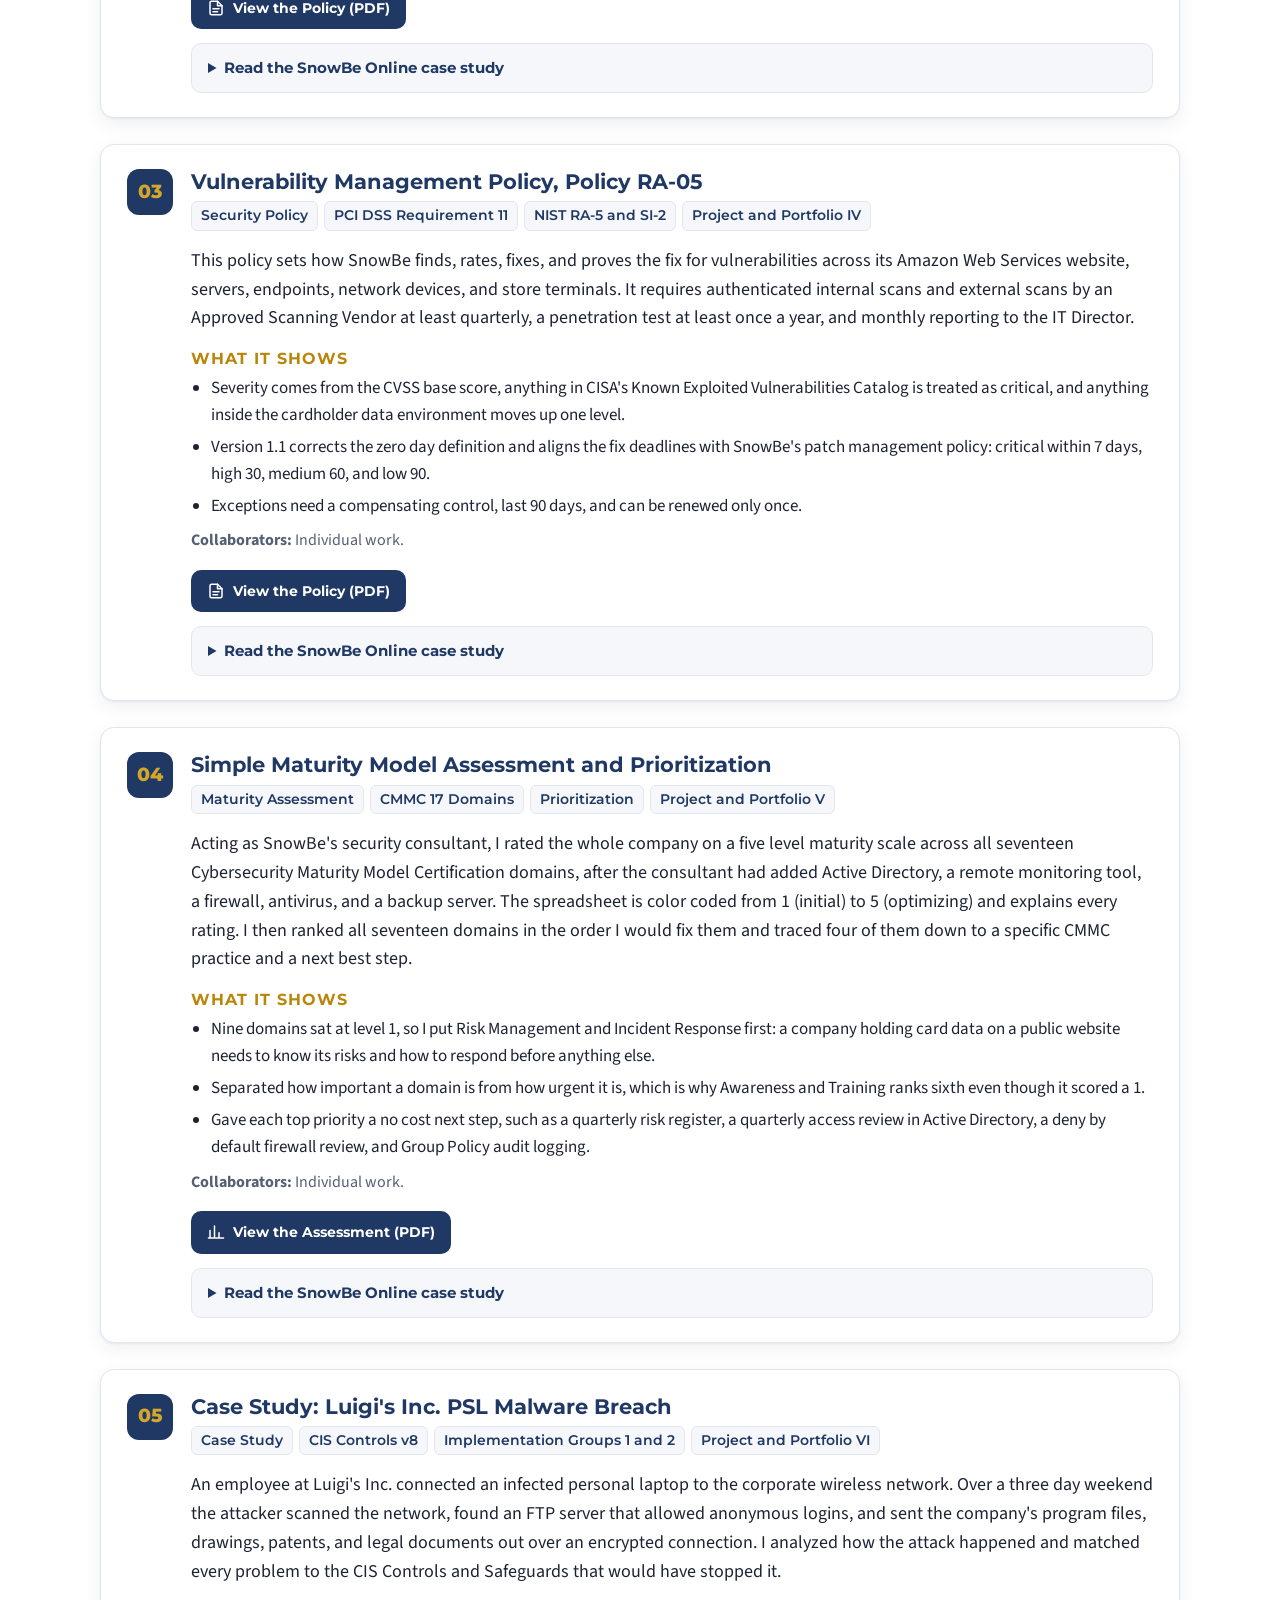
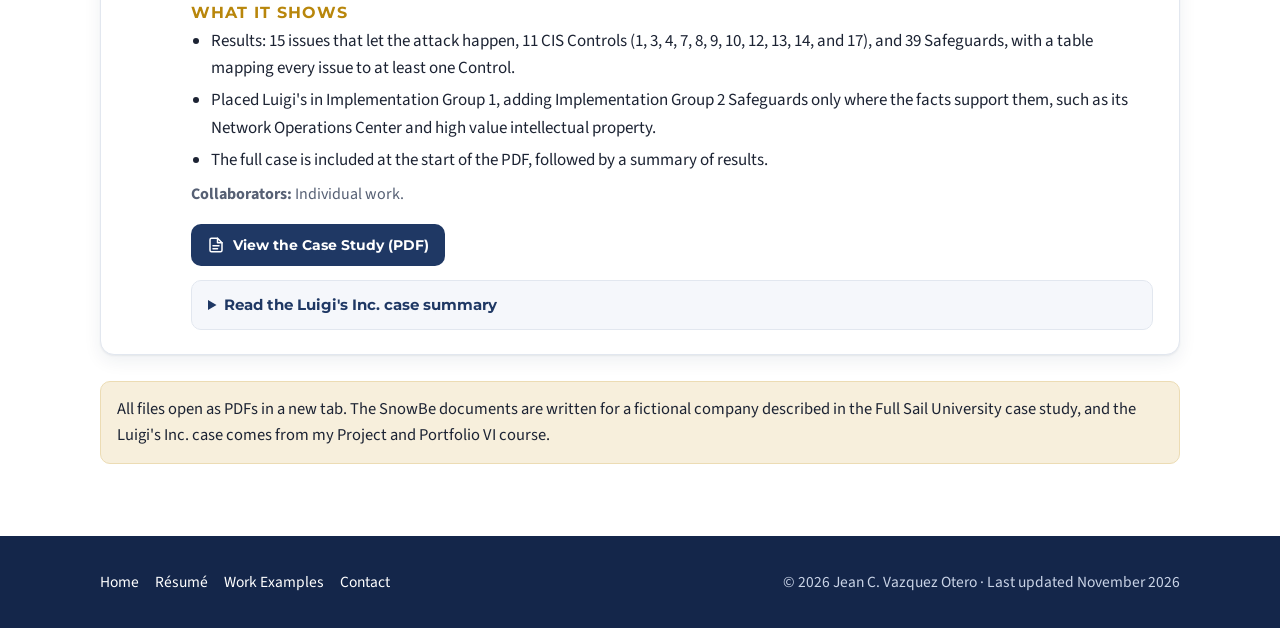
<file: work.html>
<!doctype html>
<html lang="en">
<head>
<meta charset="utf-8">
<meta name="viewport" content="width=device-width, initial-scale=1">
<title>Work Examples | Jean C. Vazquez Otero</title>
<meta name="description" content="Cybersecurity work samples: the SnowBe Online security plan, physical security and vulnerability management policies, a CMMC maturity assessment, and a CIS Controls case study.">
<meta name="keywords" content="cybersecurity portfolio, security engineer, DevSecOps, platform operations engineer, NIST 800-53, PCI DSS, CIS Controls, CMMC, vulnerability management, security policy, security plan, Secret clearance, Marine Corps veteran, Orlando, Central Florida, Space Coast">
<meta name="author" content="Jean C. Vazquez Otero">
<link rel="canonical" href="https://jeanki27.github.io/work.html">
<meta property="og:type" content="website">
<meta property="og:title" content="Work Examples | Jean C. Vazquez Otero">
<meta property="og:description" content="Cybersecurity work samples: the SnowBe Online security plan, physical security and vulnerability management policies, a CMMC maturity assessment, and a CIS Controls case study.">
<meta property="og:url" content="https://jeanki27.github.io/work.html">
<meta name="theme-color" content="#14264a">
<link rel="icon" href="assets/favicon.svg" type="image/svg+xml">
<link rel="preconnect" href="https://fonts.googleapis.com">
<link rel="preconnect" href="https://fonts.gstatic.com" crossorigin>
<link href="https://fonts.googleapis.com/css2?family=Montserrat:wght@600;700;800&family=Source+Sans+3:wght@400;600;700&display=swap" rel="stylesheet">
<link rel="stylesheet" href="assets/style.css">

</head>
<body>
<a class="skip" href="#main">Skip to content</a>
<header class="site-header">
  <div class="nav-wrap">
    <a class="brand" href="index.html" aria-label="Home">
      <span class="mono">JV</span>
      <span class="brand-name">Jean C. Vazquez Otero<span class="brand-role">Cybersecurity and DevSecOps</span></span>
    </a>
    <nav class="site-nav" aria-label="Main">
      <ul><li><a href="index.html">Home</a></li><li><a href="resume.html">Résumé</a></li><li><a href="work.html" aria-current="page">Work Examples</a></li><li><a href="contact.html">Contact</a></li></ul>
    </nav>
  </div>
</header>
<main id="main">

<section class="page-head">
  <div class="wrap">
    <span class="eyebrow">Work Examples</span>
    <h1>Curated work samples</h1>
    <p>Each sample below includes a short description, what it shows, who I worked with, the case study it is based on, and a clean, corrected PDF. Four of them build one security program for SnowBe Online, a fictional retailer, across two courses.</p>
  </div>
</section>
<div class="toc-bar"><div class="wrap"><ul class="toc">
  <li><a href="#work1">Security Plan</a></li><li><a href="#work2">Physical Security Policy</a></li><li><a href="#work3">Vulnerability Management Policy</a></li>
  <li><a href="#work4">Maturity Assessment</a></li><li><a href="#work5">Luigi's Case Study</a></li>
</ul></div></div>
<section>
  <div class="wrap work">
    
<article class="work-card" id="work1">
  <div class="work-top">
    <div class="num">01</div>
    <div><h3>SnowBe Online Security Plan, Version 3.0</h3><ul class="meta"><li>Security Plan</li><li>NIST SP 800-53</li><li>PCI DSS</li><li>Project and Portfolio IV and V</li></ul></div>
  </div>
  <div class="work-body">
    <p>The security plan is the umbrella document for SnowBe's whole security program. It sets the scope, the definitions, the roles and responsibilities from the chief executive officer down to store managers, every policy, standard, and procedure the company follows, how exceptions work and how long they last, and a version history. Version 1.0 was written by my group in Project and Portfolio IV, I added three policies in Version 2.0 in Project and Portfolio V, and Version 3.0 is the corrected copy that brings both together.</p>
    <h4>What it shows</h4>
    <ul><li>Corrections from grading: a working table of contents, a dated version history table, an exception time limit (90 days, renewable once, 180 days at most), and a note on every citation stating which section it supports.</li><li>Replaced banking laws that do not apply to a retailer with the rules that do: PCI DSS, the Securities and Exchange Commission's four business day incident disclosure rule for public companies, and the General Data Protection Regulation's 72 hour breach notice.</li><li>Summarizes every SnowBe policy, standard, and procedure in one place with its policy number, and lines up the vulnerability and patch deadlines so every policy uses the same numbers.</li></ul>
    <p class="collab"><strong>Collaborators:</strong> Version 1.0 was written with Group 3: Corwin Schuller, Justin Robbins, and Raymond Nicole. Versions 2.0 and 3.0 are my own work.</p>
    <div class="btns"><a class="btn navy small" href="docs/SnowBe_Security_Plan_v3.pdf" target="_blank" rel="noopener"><svg viewBox="0 0 24 24" fill="none" stroke="currentColor" stroke-width="2" stroke-linecap="round" stroke-linejoin="round" aria-hidden="true"><path d="M14 3H6a2 2 0 0 0-2 2v14a2 2 0 0 0 2 2h12a2 2 0 0 0 2-2V9z"/><path d="M14 3v6h6M8 13h8M8 17h6"/></svg>View the Security Plan (PDF)</a></div>
    
<details class="case">
  <summary>Read the SnowBe Online case study</summary>
  <p>SnowBe Online is a lifestyle brand for people who love the beach and the snow. Its laid back culture connected with customers and took the company to $100 million in sales in three years, and management then took the company public.</p>
  <ul>
    <li>Most sales run through a website on Amazon Web Services, which accepts and stores every credit card and keeps all customer information and purchase history indefinitely.</li>
    <li>Storefronts in the United States and Europe take checks, cash, and credit cards on bank provided card terminals.</li>
    <li>The Los Angeles office has twenty desktops and thirty sales laptops that connect over a virtual private network, plus six servers on premise and in Amazon Web Services.</li>
    <li>Because of the laid back culture, technical controls and processes were neglected, so SnowBe hired a technical consultant who started implementing NIST SP 800-53 controls and analyzed risk with the NIST Risk Management Framework.</li>
    <li>The consultant's first steps: update network firmware, patch every PC and Windows server, update antivirus and backup software, tighten access management, lock the servers in a secured area, update the WordPress shopping cart, and reach PCI compliance.</li>
  </ul>
  <p><a class="btn outline small" href="docs/SnowBe_Online_Case_Study.pdf" target="_blank" rel="noopener">Open the original case (PDF)</a></p>
</details>
  </div>
</article>
<article class="work-card" id="work2">
  <div class="work-top">
    <div class="num">02</div>
    <div><h3>Physical Security Policy, Policy PE-03</h3><ul class="meta"><li>Security Policy</li><li>PCI DSS Requirement 9</li><li>NIST PE-2, PE-3, PE-6, PE-8</li><li>Project and Portfolio IV</li></ul></div>
  </div>
  <div class="work-body">
    <p>SnowBe kept six servers in an open office and runs bank card terminals in stores on two continents. This policy locks the servers in a badge controlled server room with camera coverage, requires a visitor log and escorts, sets rules for laptops and equipment disposal, and makes store managers keep a list of every payment terminal and inspect each one daily for skimmers.</p>
    <h4>What it shows</h4>
    <ul><li>Version 1.1 fixes the problems found in grading: the policy number is on the cover, headers and spacing are consistent, and each citation says which section it supports.</li><li>The original Policy section held vulnerability management text pasted in by mistake. I replaced it with seven physical security statements written for SnowBe.</li><li>Every exception has a written request, two approvers, and a 30 day limit.</li></ul>
    <p class="collab"><strong>Collaborators:</strong> Individual work.</p>
    <div class="btns"><a class="btn navy small" href="docs/SnowBe_Physical_Security_Policy_PE03.pdf" target="_blank" rel="noopener"><svg viewBox="0 0 24 24" fill="none" stroke="currentColor" stroke-width="2" stroke-linecap="round" stroke-linejoin="round" aria-hidden="true"><path d="M14 3H6a2 2 0 0 0-2 2v14a2 2 0 0 0 2 2h12a2 2 0 0 0 2-2V9z"/><path d="M14 3v6h6M8 13h8M8 17h6"/></svg>View the Policy (PDF)</a></div>
    
<details class="case">
  <summary>Read the SnowBe Online case study</summary>
  <p>SnowBe Online is a lifestyle brand for people who love the beach and the snow. Its laid back culture connected with customers and took the company to $100 million in sales in three years, and management then took the company public.</p>
  <ul>
    <li>Most sales run through a website on Amazon Web Services, which accepts and stores every credit card and keeps all customer information and purchase history indefinitely.</li>
    <li>Storefronts in the United States and Europe take checks, cash, and credit cards on bank provided card terminals.</li>
    <li>The Los Angeles office has twenty desktops and thirty sales laptops that connect over a virtual private network, plus six servers on premise and in Amazon Web Services.</li>
    <li>Because of the laid back culture, technical controls and processes were neglected, so SnowBe hired a technical consultant who started implementing NIST SP 800-53 controls and analyzed risk with the NIST Risk Management Framework.</li>
    <li>The consultant's first steps: update network firmware, patch every PC and Windows server, update antivirus and backup software, tighten access management, lock the servers in a secured area, update the WordPress shopping cart, and reach PCI compliance.</li>
  </ul>
  <p><a class="btn outline small" href="docs/SnowBe_Online_Case_Study.pdf" target="_blank" rel="noopener">Open the original case (PDF)</a></p>
</details>
  </div>
</article>
<article class="work-card" id="work3">
  <div class="work-top">
    <div class="num">03</div>
    <div><h3>Vulnerability Management Policy, Policy RA-05</h3><ul class="meta"><li>Security Policy</li><li>PCI DSS Requirement 11</li><li>NIST RA-5 and SI-2</li><li>Project and Portfolio IV</li></ul></div>
  </div>
  <div class="work-body">
    <p>This policy sets how SnowBe finds, rates, fixes, and proves the fix for vulnerabilities across its Amazon Web Services website, servers, endpoints, network devices, and store terminals. It requires authenticated internal scans and external scans by an Approved Scanning Vendor at least quarterly, a penetration test at least once a year, and monthly reporting to the IT Director.</p>
    <h4>What it shows</h4>
    <ul><li>Severity comes from the CVSS base score, anything in CISA's Known Exploited Vulnerabilities Catalog is treated as critical, and anything inside the cardholder data environment moves up one level.</li><li>Version 1.1 corrects the zero day definition and aligns the fix deadlines with SnowBe's patch management policy: critical within 7 days, high 30, medium 60, and low 90.</li><li>Exceptions need a compensating control, last 90 days, and can be renewed only once.</li></ul>
    <p class="collab"><strong>Collaborators:</strong> Individual work.</p>
    <div class="btns"><a class="btn navy small" href="docs/SnowBe_Vulnerability_Management_Policy_RA05.pdf" target="_blank" rel="noopener"><svg viewBox="0 0 24 24" fill="none" stroke="currentColor" stroke-width="2" stroke-linecap="round" stroke-linejoin="round" aria-hidden="true"><path d="M14 3H6a2 2 0 0 0-2 2v14a2 2 0 0 0 2 2h12a2 2 0 0 0 2-2V9z"/><path d="M14 3v6h6M8 13h8M8 17h6"/></svg>View the Policy (PDF)</a></div>
    
<details class="case">
  <summary>Read the SnowBe Online case study</summary>
  <p>SnowBe Online is a lifestyle brand for people who love the beach and the snow. Its laid back culture connected with customers and took the company to $100 million in sales in three years, and management then took the company public.</p>
  <ul>
    <li>Most sales run through a website on Amazon Web Services, which accepts and stores every credit card and keeps all customer information and purchase history indefinitely.</li>
    <li>Storefronts in the United States and Europe take checks, cash, and credit cards on bank provided card terminals.</li>
    <li>The Los Angeles office has twenty desktops and thirty sales laptops that connect over a virtual private network, plus six servers on premise and in Amazon Web Services.</li>
    <li>Because of the laid back culture, technical controls and processes were neglected, so SnowBe hired a technical consultant who started implementing NIST SP 800-53 controls and analyzed risk with the NIST Risk Management Framework.</li>
    <li>The consultant's first steps: update network firmware, patch every PC and Windows server, update antivirus and backup software, tighten access management, lock the servers in a secured area, update the WordPress shopping cart, and reach PCI compliance.</li>
  </ul>
  <p><a class="btn outline small" href="docs/SnowBe_Online_Case_Study.pdf" target="_blank" rel="noopener">Open the original case (PDF)</a></p>
</details>
  </div>
</article>
<article class="work-card" id="work4">
  <div class="work-top">
    <div class="num">04</div>
    <div><h3>Simple Maturity Model Assessment and Prioritization</h3><ul class="meta"><li>Maturity Assessment</li><li>CMMC 17 Domains</li><li>Prioritization</li><li>Project and Portfolio V</li></ul></div>
  </div>
  <div class="work-body">
    <p>Acting as SnowBe's security consultant, I rated the whole company on a five level maturity scale across all seventeen Cybersecurity Maturity Model Certification domains, after the consultant had added Active Directory, a remote monitoring tool, a firewall, antivirus, and a backup server. The spreadsheet is color coded from 1 (initial) to 5 (optimizing) and explains every rating. I then ranked all seventeen domains in the order I would fix them and traced four of them down to a specific CMMC practice and a next best step.</p>
    <h4>What it shows</h4>
    <ul><li>Nine domains sat at level 1, so I put Risk Management and Incident Response first: a company holding card data on a public website needs to know its risks and how to respond before anything else.</li><li>Separated how important a domain is from how urgent it is, which is why Awareness and Training ranks sixth even though it scored a 1.</li><li>Gave each top priority a no cost next step, such as a quarterly risk register, a quarterly access review in Active Directory, a deny by default firewall review, and Group Policy audit logging.</li></ul>
    <p class="collab"><strong>Collaborators:</strong> Individual work.</p>
    <div class="btns"><a class="btn navy small" href="docs/SnowBe_Maturity_Assessment_and_Prioritization.pdf" target="_blank" rel="noopener"><svg viewBox="0 0 24 24" fill="none" stroke="currentColor" stroke-width="2" stroke-linecap="round" stroke-linejoin="round" aria-hidden="true"><path d="M4 20V10M10 20V4M16 20v-7M22 20H2"/></svg>View the Assessment (PDF)</a></div>
    
<details class="case">
  <summary>Read the SnowBe Online case study</summary>
  <p>SnowBe Online is a lifestyle brand for people who love the beach and the snow. Its laid back culture connected with customers and took the company to $100 million in sales in three years, and management then took the company public.</p>
  <ul>
    <li>Most sales run through a website on Amazon Web Services, which accepts and stores every credit card and keeps all customer information and purchase history indefinitely.</li>
    <li>Storefronts in the United States and Europe take checks, cash, and credit cards on bank provided card terminals.</li>
    <li>The Los Angeles office has twenty desktops and thirty sales laptops that connect over a virtual private network, plus six servers on premise and in Amazon Web Services.</li>
    <li>Because of the laid back culture, technical controls and processes were neglected, so SnowBe hired a technical consultant who started implementing NIST SP 800-53 controls and analyzed risk with the NIST Risk Management Framework.</li>
    <li>The consultant's first steps: update network firmware, patch every PC and Windows server, update antivirus and backup software, tighten access management, lock the servers in a secured area, update the WordPress shopping cart, and reach PCI compliance.</li>
  </ul>
  <p><a class="btn outline small" href="docs/SnowBe_Online_Case_Study.pdf" target="_blank" rel="noopener">Open the original case (PDF)</a></p>
</details>
  </div>
</article>
<article class="work-card" id="work5">
  <div class="work-top">
    <div class="num">05</div>
    <div><h3>Case Study: Luigi's Inc. PSL Malware Breach</h3><ul class="meta"><li>Case Study</li><li>CIS Controls v8</li><li>Implementation Groups 1 and 2</li><li>Project and Portfolio VI</li></ul></div>
  </div>
  <div class="work-body">
    <p>An employee at Luigi's Inc. connected an infected personal laptop to the corporate wireless network. Over a three day weekend the attacker scanned the network, found an FTP server that allowed anonymous logins, and sent the company's program files, drawings, patents, and legal documents out over an encrypted connection. I analyzed how the attack happened and matched every problem to the CIS Controls and Safeguards that would have stopped it.</p>
    <h4>What it shows</h4>
    <ul><li>Results: 15 issues that let the attack happen, 11 CIS Controls (1, 3, 4, 7, 8, 9, 10, 12, 13, 14, and 17), and 39 Safeguards, with a table mapping every issue to at least one Control.</li><li>Placed Luigi's in Implementation Group 1, adding Implementation Group 2 Safeguards only where the facts support them, such as its Network Operations Center and high value intellectual property.</li><li>The full case is included at the start of the PDF, followed by a summary of results.</li></ul>
    <p class="collab"><strong>Collaborators:</strong> Individual work.</p>
    <div class="btns"><a class="btn navy small" href="docs/Luigis_Case_Study_CIS_Controls.pdf" target="_blank" rel="noopener"><svg viewBox="0 0 24 24" fill="none" stroke="currentColor" stroke-width="2" stroke-linecap="round" stroke-linejoin="round" aria-hidden="true"><path d="M14 3H6a2 2 0 0 0-2 2v14a2 2 0 0 0 2 2h12a2 2 0 0 0 2-2V9z"/><path d="M14 3v6h6M8 13h8M8 17h6"/></svg>View the Case Study (PDF)</a></div>
    <details class="case"><summary>Read the Luigi's Inc. case summary</summary>
<p>A Luigi's employee unknowingly brought a laptop infected with the PSL malware tool into the facility and joined it to the corporate network through a wireless access point, where it received an address from DHCP and called out to its command and control server. The attacker had it scan the network, found an internal FTP server with anonymous access, compressed its contents, and sent them out over an encrypted VPN connection during a three day weekend. The Network Operations Center saw the large encrypted transfer but could not read it, and the destination was missing from a block list that was four months out of date. On Tuesday the desktop technician found the laptop was not a company machine, confiscated it, and closed the ticket. Forensics later found that the stolen folders held parts lists, price quotes, proprietary drawings, the chief executive officer's patents, and legal documents.</p>
<p>The complete case text is near the start of the PDF.</p></details>
  </div>
</article>
    <p class="note">All files open as PDFs in a new tab. The SnowBe documents are written for a fictional company described in the Full Sail University case study, and the Luigi's Inc. case comes from my Project and Portfolio VI course.</p>
  </div>
</section>

</main>
<footer class="site-footer">
  <div class="wrap">
    <div><a href="index.html">Home</a><a href="resume.html">Résumé</a><a href="work.html">Work Examples</a><a href="contact.html">Contact</a></div>
    <div>&copy; 2026 Jean C. Vazquez Otero &middot; Last updated November 2026</div>
  </div>
</footer>
</body>
</html>
</file>
<file: assets/style.css>
:root {
  --navy: #1f3864;
  --navy-deep: #14264a;
  --gold: #b8860b;
  --gold-bright: #d4a72c;
  --gold-soft: #f7efdc;
  --ink: #1c2333;
  --muted: #566074;
  --bg: #ffffff;
  --panel: #f5f7fb;
  --line: #e2e7ef;
  --radius: 14px;
  --shadow: 0 1px 2px rgba(20, 38, 74, 0.06), 0 6px 18px rgba(20, 38, 74, 0.07);
  --head: "Montserrat", "Segoe UI", Arial, sans-serif;
  --body: "Source Sans 3", "Segoe UI", Arial, sans-serif;
}

* { box-sizing: border-box; }
html { scroll-behavior: smooth; }
body {
  margin: 0;
  background: var(--bg);
  color: var(--ink);
  font-family: var(--body);
  font-size: 18px;
  line-height: 1.6;
  -webkit-font-smoothing: antialiased;
}
img { max-width: 100%; }
a { color: var(--navy); text-underline-offset: 3px; }
a:hover { color: var(--gold); }
:focus-visible { outline: 3px solid var(--gold-bright); outline-offset: 2px; border-radius: 4px; }

.skip { position: absolute; left: -999px; top: 8px; background: var(--gold); color: #fff; padding: 8px 14px; border-radius: 8px; z-index: 100; }
.skip:focus { left: 16px; }

/* header and navigation */
.site-header {
  position: sticky; top: 0; z-index: 50;
  background: var(--navy-deep);
  border-bottom: 3px solid var(--gold);
}
.nav-wrap {
  max-width: 1120px; margin: 0 auto; padding: 12px 20px;
  display: flex; align-items: center; justify-content: space-between; gap: 16px; flex-wrap: wrap;
}
.brand { display: flex; align-items: center; gap: 12px; text-decoration: none; color: #fff; }
.brand:hover { color: #fff; }
.mono {
  width: 42px; height: 42px; border-radius: 10px; flex: none;
  display: grid; place-items: center;
  background: var(--gold); color: var(--navy-deep);
  font-family: var(--head); font-weight: 800; font-size: 17px; letter-spacing: 0.5px;
}
.brand-name { font-family: var(--head); font-weight: 700; font-size: 17px; line-height: 1.2; }
.brand-role { display: block; font-family: var(--body); font-weight: 400; font-size: 13px; color: #c9d3e6; }
.site-nav ul { list-style: none; margin: 0; padding: 0; display: flex; flex-wrap: wrap; gap: 4px; }
.site-nav a {
  display: block; padding: 8px 14px; border-radius: 999px;
  color: #e8edf7; text-decoration: none; font-family: var(--head); font-weight: 600; font-size: 14.5px;
}
.site-nav a:hover { background: rgba(255,255,255,0.1); color: #fff; }
.site-nav a[aria-current="page"] { background: var(--gold); color: var(--navy-deep); }

/* layout */
main { display: block; }
.wrap { max-width: 1120px; margin: 0 auto; padding: 0 20px; }
section { padding: 56px 0; }
section.alt { background: var(--panel); border-top: 1px solid var(--line); border-bottom: 1px solid var(--line); }
h1, h2, h3, h4 { font-family: var(--head); color: var(--navy); line-height: 1.25; margin: 0 0 12px; }
h1 { font-size: clamp(32px, 5vw, 50px); font-weight: 800; }
h2 { font-size: clamp(25px, 3.4vw, 33px); font-weight: 800; }
h3 { font-size: 21px; font-weight: 700; }
h4 { font-size: 17px; font-weight: 700; }
.eyebrow {
  display: inline-block; font-family: var(--head); font-size: 13px; font-weight: 700;
  letter-spacing: 2px; text-transform: uppercase; color: var(--gold); margin-bottom: 8px;
}
.rule { width: 64px; height: 4px; background: var(--gold); border-radius: 4px; margin: 4px 0 22px; }
.lead { font-size: 20px; color: var(--muted); max-width: 760px; }
p { margin: 0 0 16px; }

/* hero */
.hero {
  background: radial-gradient(1100px 420px at 85% -10%, rgba(212,167,44,0.22), transparent 60%),
              linear-gradient(160deg, var(--navy-deep), var(--navy));
  color: #fff; padding: 72px 0 64px;
}
.hero h1 { color: #fff; margin-bottom: 8px; }
.hero .title-line { font-family: var(--head); font-weight: 600; color: var(--gold-bright); font-size: clamp(17px, 2.2vw, 21px); margin-bottom: 18px; }
.hero p { color: #dfe6f3; font-size: 19px; max-width: 720px; }
.badges { display: flex; flex-wrap: wrap; gap: 8px; margin: 18px 0 26px; padding: 0; list-style: none; }
.badges li {
  border: 1px solid rgba(255,255,255,0.28); color: #fff; border-radius: 999px;
  padding: 5px 13px; font-size: 14.5px; background: rgba(255,255,255,0.06);
}
.btns { display: flex; flex-wrap: wrap; gap: 12px; }
.btn {
  display: inline-flex; align-items: center; gap: 8px; text-decoration: none;
  font-family: var(--head); font-weight: 700; font-size: 15px;
  padding: 11px 20px; border-radius: 10px; border: 2px solid transparent; transition: transform .12s ease, background .12s ease;
}
.btn:hover { transform: translateY(-1px); }
.btn.primary { background: var(--gold); color: var(--navy-deep); }
.btn.primary:hover { background: var(--gold-bright); color: var(--navy-deep); }
.btn.ghost { border-color: rgba(255,255,255,0.55); color: #fff; }
.btn.ghost:hover { background: rgba(255,255,255,0.1); color: #fff; }
.btn.navy { background: var(--navy); color: #fff; }
.btn.navy:hover { background: var(--navy-deep); color: #fff; }
.btn.outline { border-color: var(--navy); color: var(--navy); background: #fff; }
.btn.outline:hover { background: var(--navy); color: #fff; }
.btn.small { padding: 8px 14px; font-size: 14px; }

/* about */
.about-grid { display: grid; grid-template-columns: 1.7fr 1fr; gap: 40px; align-items: start; }
.about-text p { font-size: 18.5px; }
.facts {
  background: #fff; border: 1px solid var(--line); border-radius: var(--radius); box-shadow: var(--shadow);
  padding: 24px; position: sticky; top: 100px;
}
.facts h3 { font-size: 18px; margin-bottom: 14px; }
.facts dl { margin: 0; display: grid; gap: 12px; }
.facts dt { font-family: var(--head); font-size: 12.5px; font-weight: 700; letter-spacing: 1px; text-transform: uppercase; color: var(--gold); }
.facts dd { margin: 0; font-size: 16.5px; }

/* cards */
.grid { display: grid; gap: 20px; }
.grid.two { grid-template-columns: repeat(2, minmax(0, 1fr)); }
.grid.three { grid-template-columns: repeat(3, minmax(0, 1fr)); }
.card {
  background: #fff; border: 1px solid var(--line); border-radius: var(--radius);
  box-shadow: var(--shadow); padding: 24px;
}
.card h3 { margin-bottom: 8px; }
.card p:last-child { margin-bottom: 0; }
.card.link-card { text-decoration: none; color: var(--ink); display: block; border-top: 4px solid var(--gold); transition: transform .12s ease; }
.card.link-card:hover { transform: translateY(-3px); color: var(--ink); }
.card.link-card .go { font-family: var(--head); font-weight: 700; font-size: 14.5px; color: var(--navy); }
.icon { width: 40px; height: 40px; border-radius: 10px; background: var(--gold-soft); color: var(--gold); display: grid; place-items: center; margin-bottom: 14px; }
.icon svg { width: 22px; height: 22px; }

/* accolades */
.accolades { list-style: none; margin: 0; padding: 0; display: grid; grid-template-columns: repeat(2, minmax(0, 1fr)); gap: 14px; }
.accolades li {
  background: #fff; border: 1px solid var(--line); border-left: 4px solid var(--gold); border-radius: 10px;
  padding: 14px 16px; font-size: 16.5px;
}
.accolades strong { display: block; font-family: var(--head); color: var(--navy); font-size: 15.5px; }

/* resume */
.page-head { background: linear-gradient(160deg, var(--navy-deep), var(--navy)); color: #fff; padding: 48px 0 40px; }
.page-head h1 { color: #fff; font-size: clamp(30px, 4.4vw, 42px); }
.page-head p { color: #dfe6f3; max-width: 780px; font-size: 18.5px; margin-bottom: 0; }
.page-head .btns { margin-top: 22px; }
.toc { display: flex; flex-wrap: wrap; gap: 8px; margin: 0; padding: 0; list-style: none; }
.toc a {
  display: inline-block; padding: 7px 14px; border-radius: 999px; background: #fff; border: 1px solid var(--line);
  text-decoration: none; font-family: var(--head); font-weight: 600; font-size: 14px; color: var(--navy);
}
.toc a:hover { border-color: var(--gold); color: var(--gold); }
.toc-bar { background: var(--panel); border-bottom: 1px solid var(--line); padding: 14px 0; }
.job { border-left: 3px solid var(--line); padding: 0 0 26px 22px; position: relative; }
.job:last-child { padding-bottom: 0; }
.job::before { content: ""; position: absolute; left: -8px; top: 6px; width: 13px; height: 13px; border-radius: 50%; background: var(--gold); border: 3px solid #fff; box-shadow: 0 0 0 1px var(--gold); }
.job-head { display: flex; flex-wrap: wrap; justify-content: space-between; gap: 4px 16px; }
.job-head h3 { margin: 0; font-size: 20px; }
.job .when { font-family: var(--head); font-weight: 600; font-size: 14.5px; color: var(--gold); }
.job .where { color: var(--muted); font-size: 16px; margin: 2px 0 8px; }
.job ul { margin: 0; padding-left: 20px; }
.job li { margin-bottom: 6px; font-size: 17px; }
.skill-group h4 { margin-bottom: 10px; }
.chips { display: flex; flex-wrap: wrap; gap: 8px; list-style: none; margin: 0; padding: 0; }
.chips li { background: var(--panel); border: 1px solid var(--line); border-radius: 999px; padding: 4px 12px; font-size: 15px; }
.cert { display: flex; gap: 14px; align-items: flex-start; }
.cert .icon { margin: 0; flex: none; }
.cert p { margin: 4px 0 0; color: var(--muted); font-size: 16px; }
.note { background: var(--gold-soft); border: 1px solid #ecdcb4; border-radius: 10px; padding: 14px 16px; font-size: 16.5px; }

/* work examples */
.work { display: grid; gap: 26px; }
.work-card { background: #fff; border: 1px solid var(--line); border-radius: var(--radius); box-shadow: var(--shadow); overflow: hidden; }
.work-top { padding: 24px 26px 6px; display: grid; grid-template-columns: auto 1fr; gap: 18px; align-items: start; }
.num {
  width: 46px; height: 46px; border-radius: 12px; background: var(--navy); color: var(--gold-bright);
  display: grid; place-items: center; font-family: var(--head); font-weight: 800; font-size: 19px;
}
.work-top h3 { margin-bottom: 6px; }
.meta { display: flex; flex-wrap: wrap; gap: 6px; list-style: none; margin: 0; padding: 0; }
.meta li { font-size: 13.5px; font-family: var(--head); font-weight: 600; color: var(--navy); background: var(--panel); border: 1px solid var(--line); border-radius: 6px; padding: 3px 9px; }
.work-body { padding: 10px 26px 24px 90px; }
.work-body h4 { margin: 14px 0 6px; font-size: 15.5px; text-transform: uppercase; letter-spacing: 1px; color: var(--gold); }
.work-body ul { margin: 0 0 8px; padding-left: 20px; }
.work-body li { margin-bottom: 5px; font-size: 17px; }
.work-body .btns { margin-top: 16px; }
.collab { font-size: 16px; color: var(--muted); }
details.case { background: var(--panel); border: 1px solid var(--line); border-radius: 10px; padding: 0 16px; margin-top: 14px; }
details.case summary { cursor: pointer; padding: 12px 0; font-family: var(--head); font-weight: 700; font-size: 15px; color: var(--navy); }
details.case[open] { padding-bottom: 12px; }
details.case p, details.case li { font-size: 16px; }

/* contact */
.contact-grid { display: grid; grid-template-columns: repeat(3, minmax(0, 1fr)); gap: 20px; }
.contact-card { text-align: left; }
.contact-card .value { font-family: var(--head); font-weight: 700; color: var(--navy); word-break: break-word; font-size: 16px; }

/* footer */
.site-footer { background: var(--navy-deep); color: #c9d3e6; padding: 34px 0; font-size: 15.5px; }
.site-footer .wrap { display: flex; flex-wrap: wrap; justify-content: space-between; gap: 14px; align-items: center; }
.site-footer a { color: #fff; text-decoration: none; margin-right: 16px; }
.site-footer a:hover { color: var(--gold-bright); }

@media (max-width: 900px) {
  .about-grid { grid-template-columns: 1fr; }
  .facts { position: static; }
  .grid.three, .contact-grid { grid-template-columns: 1fr 1fr; }
}
@media (max-width: 640px) {
  body { font-size: 17px; }
  .wrap, .nav-wrap { padding-left: 16px; padding-right: 16px; }
  section { padding: 40px 0; }
  .grid.two, .grid.three, .contact-grid, .accolades { grid-template-columns: 1fr; }
  .site-nav { width: 100%; }
  .site-nav ul { justify-content: space-between; }
  .site-nav a { padding: 7px 10px; font-size: 13.5px; }
  .work-top { grid-template-columns: 1fr; gap: 10px; padding: 20px 18px 4px; }
  .work-body { padding: 8px 18px 20px; }
  .hero { padding: 48px 0 44px; }
}
@media print {
  .site-header, .site-footer, .btns { display: none; }
}

.btn svg { width: 18px; height: 18px; flex: none; }
[id] { scroll-margin-top: 96px; }
@media (max-width: 640px) { [id] { scroll-margin-top: 130px; } }
</file>
